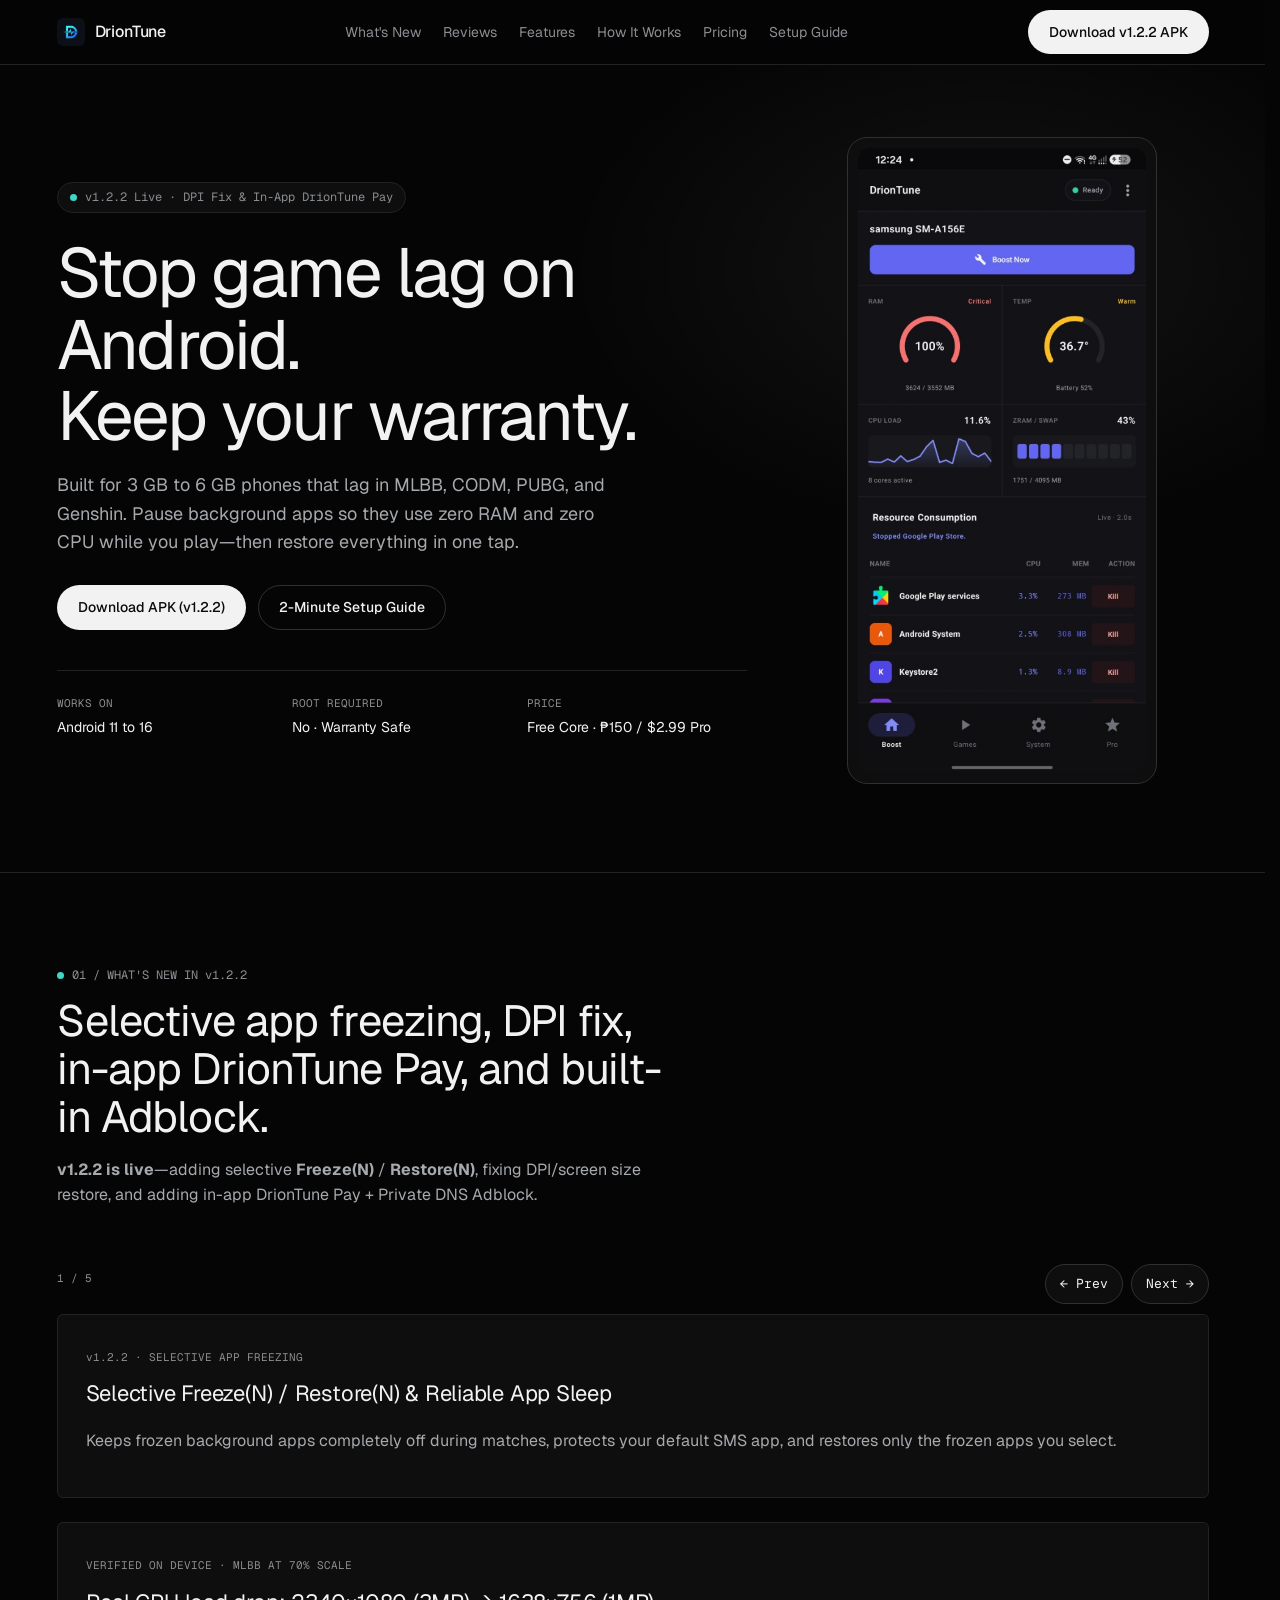
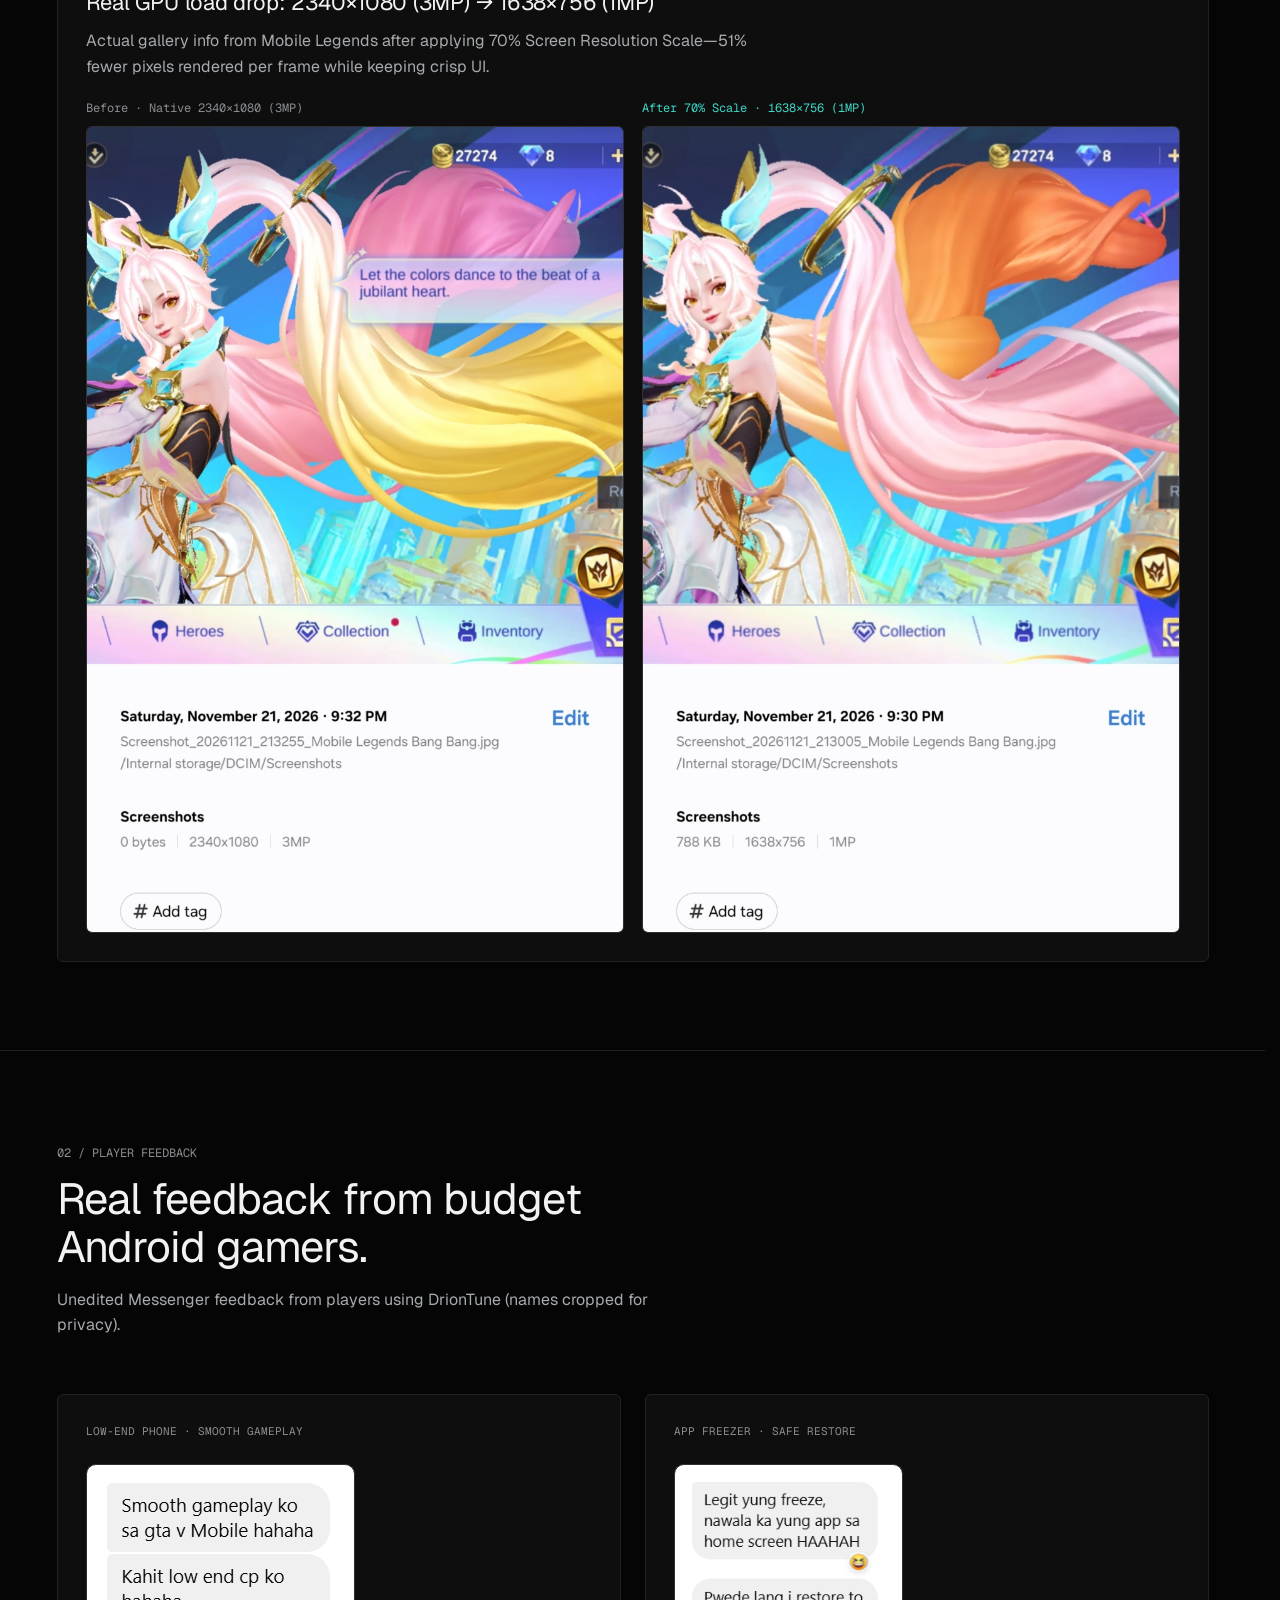
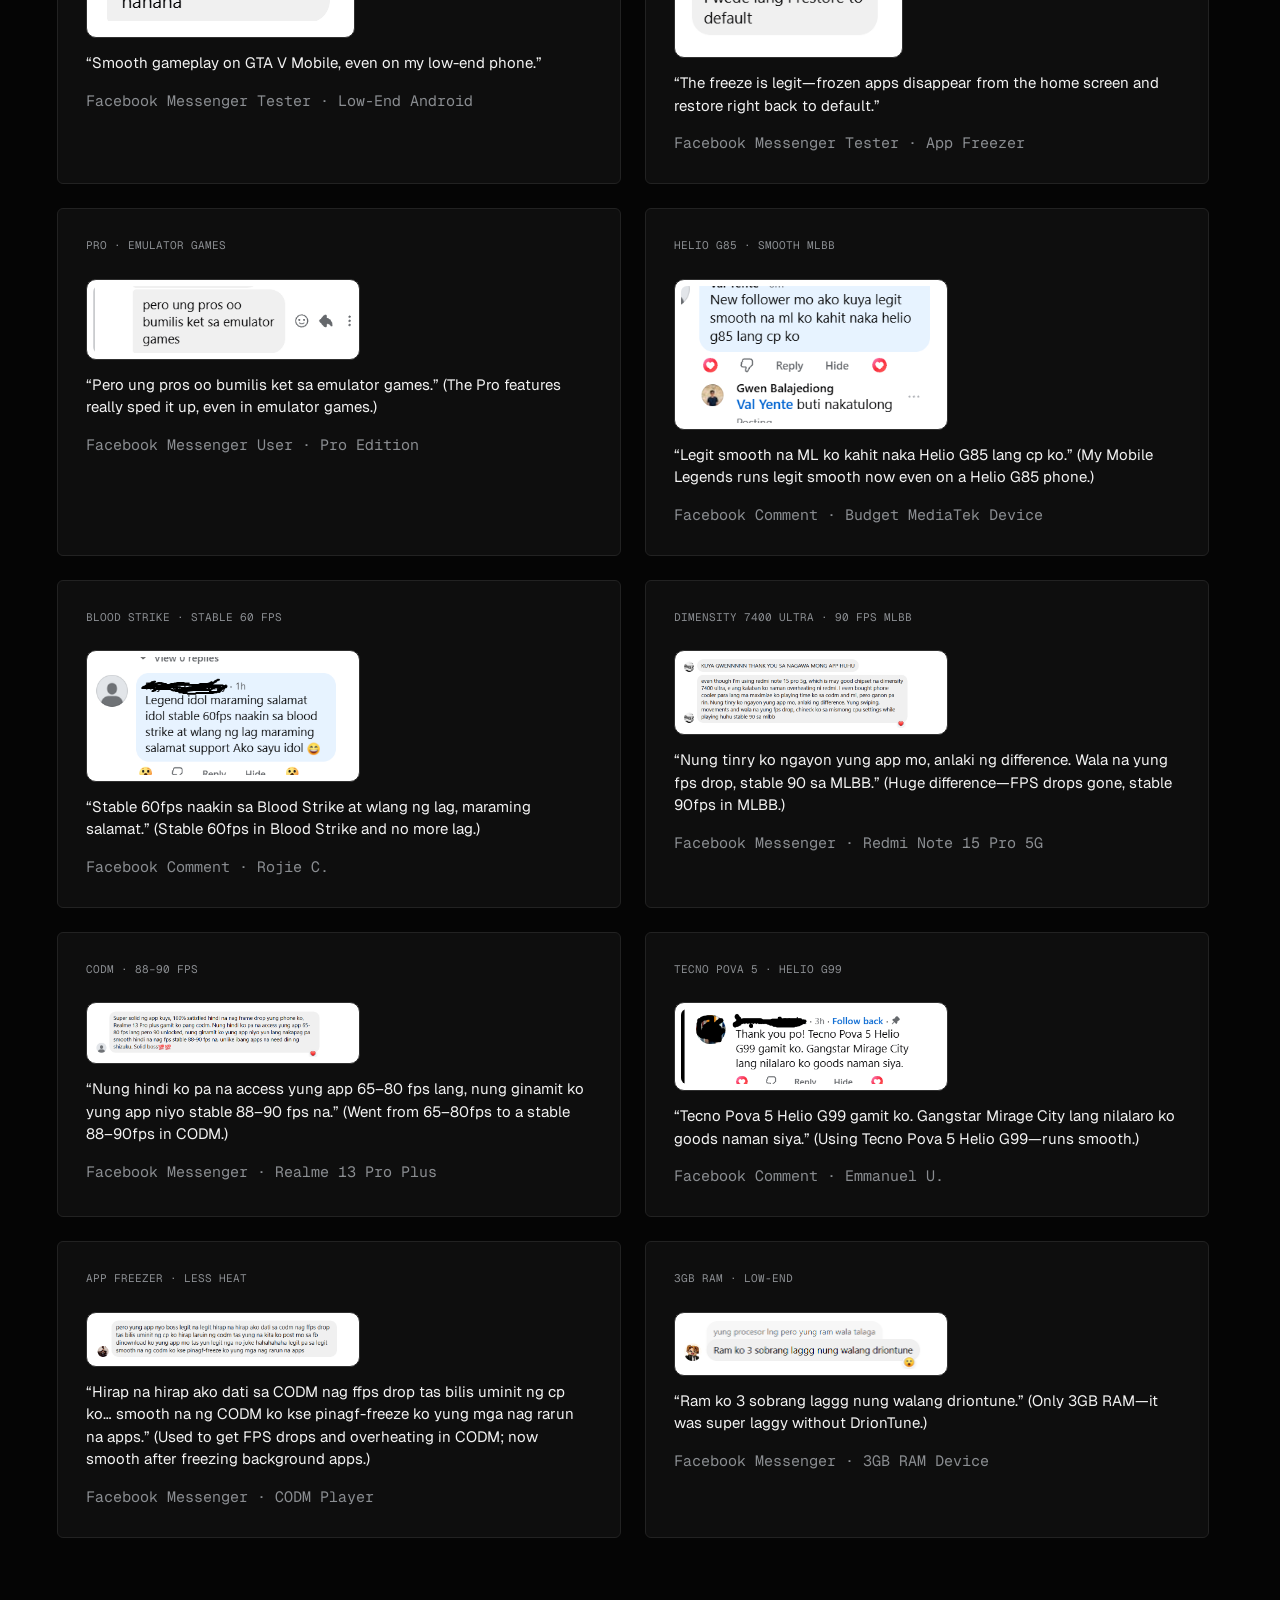
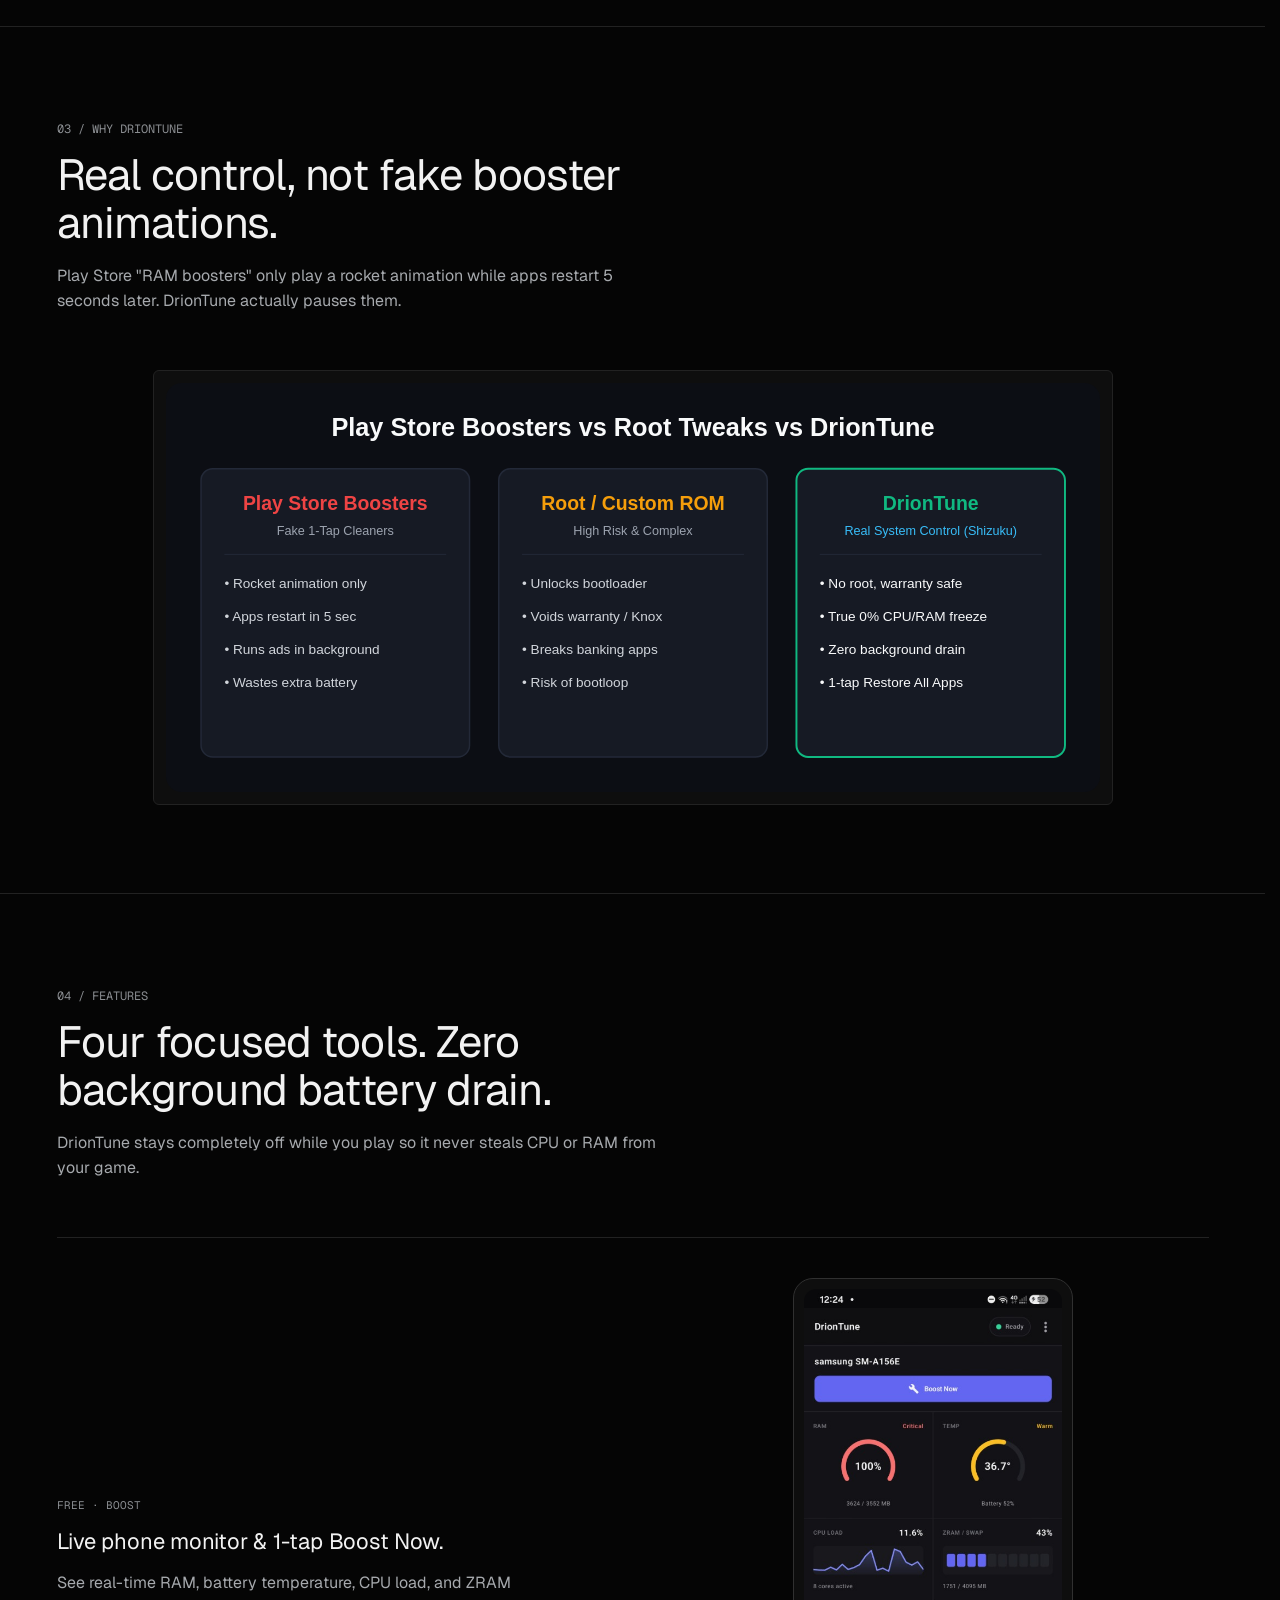
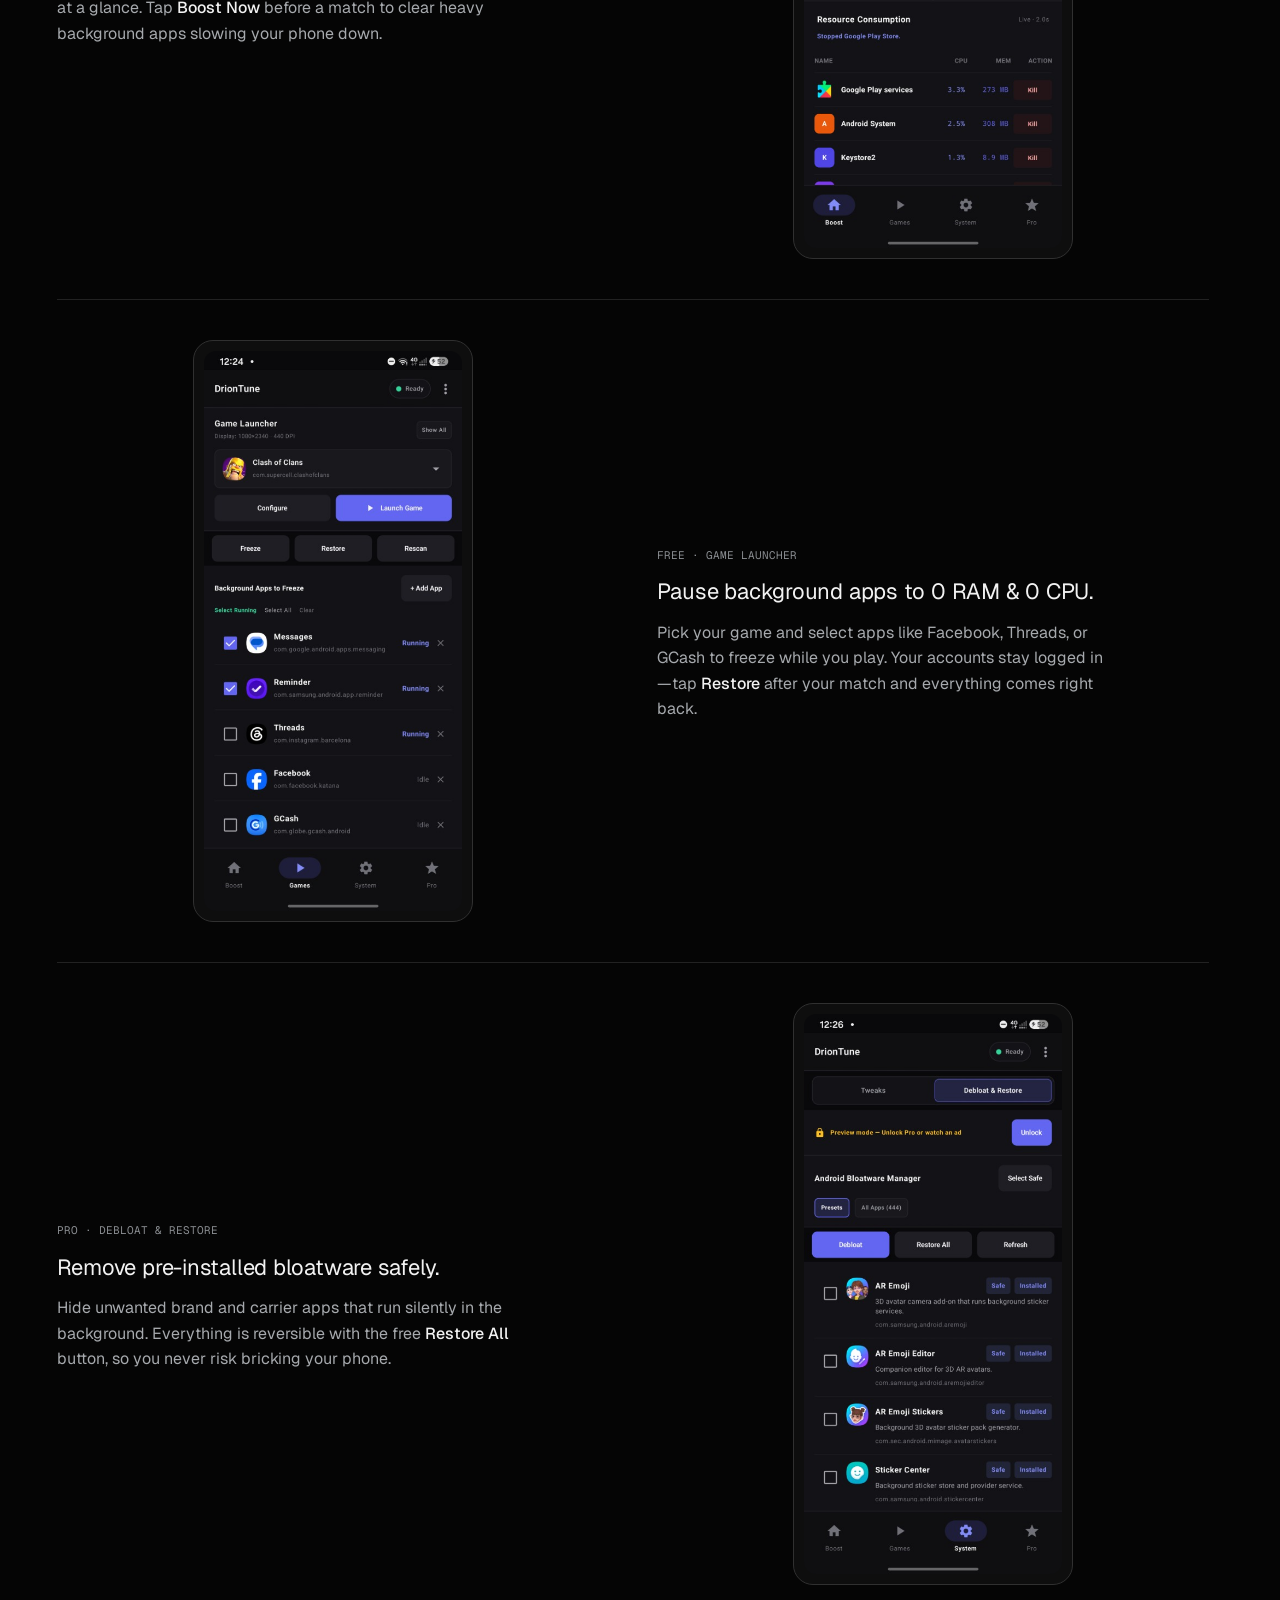
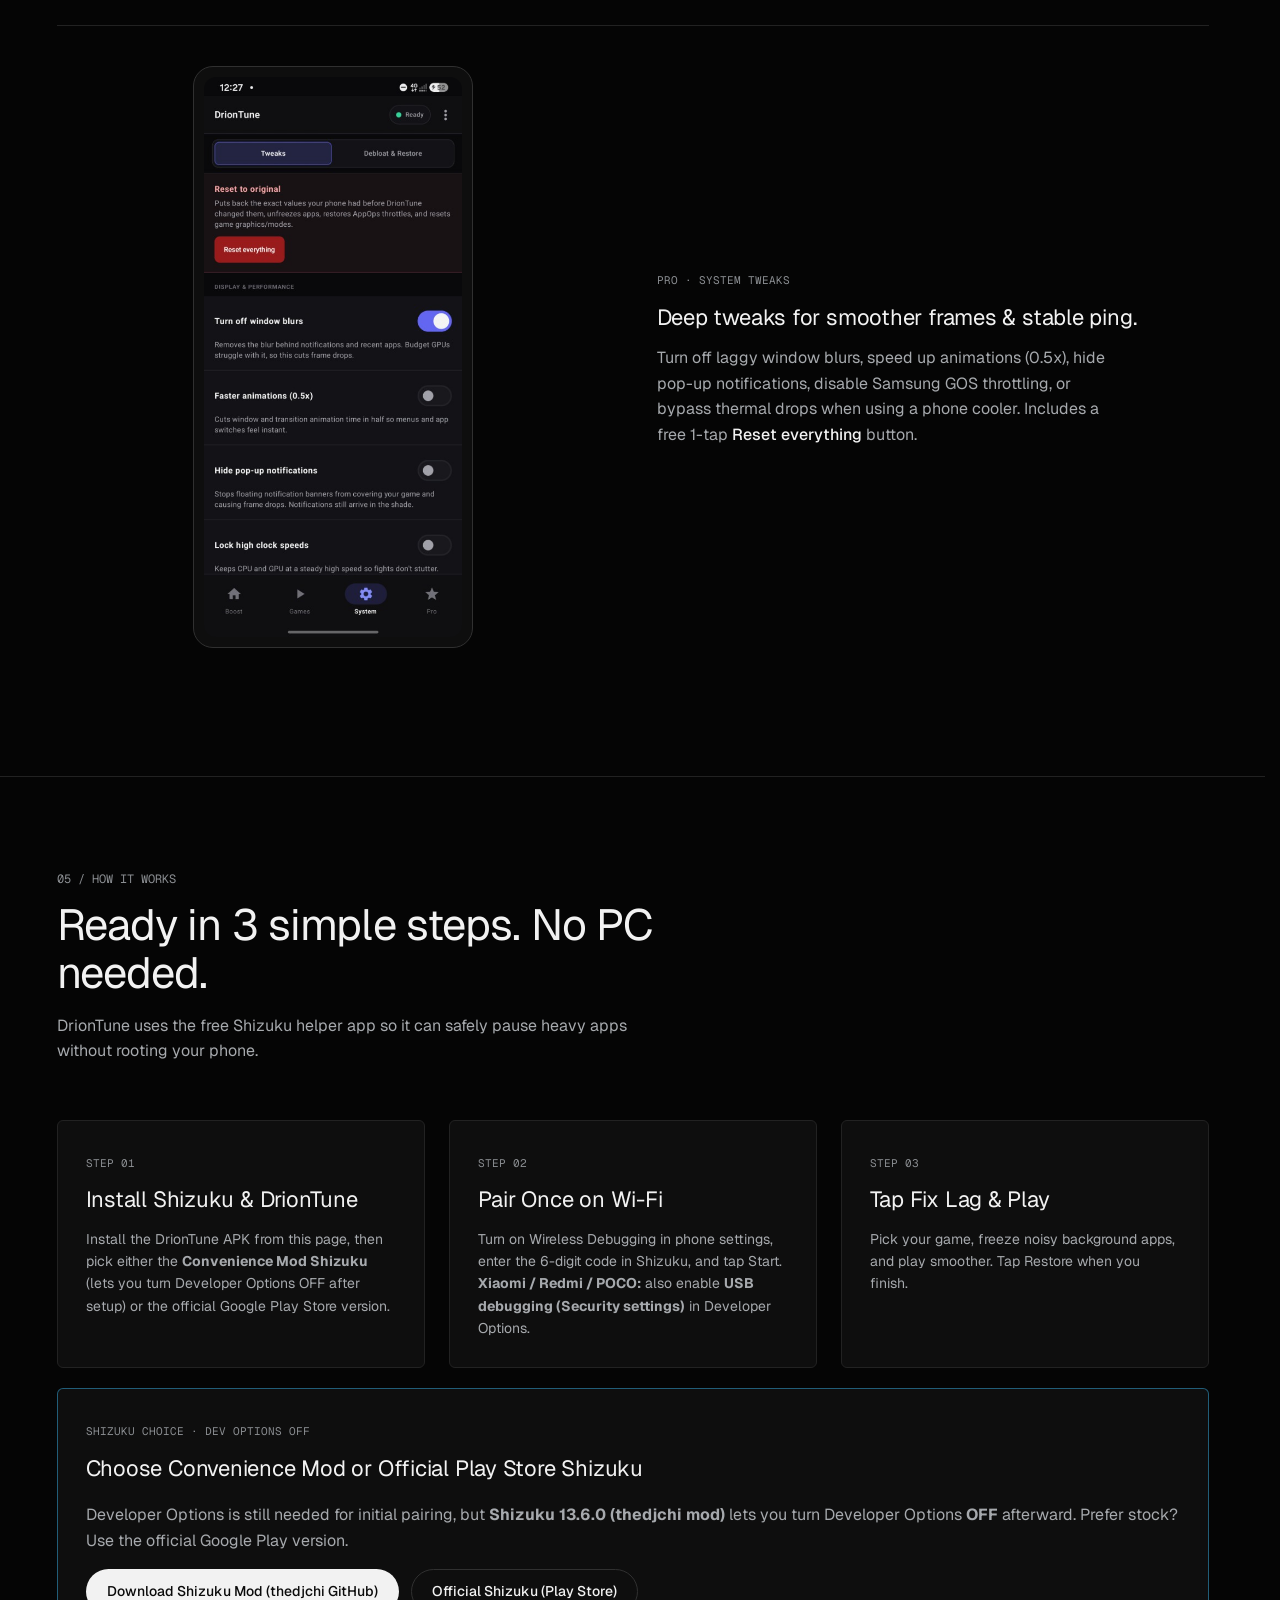
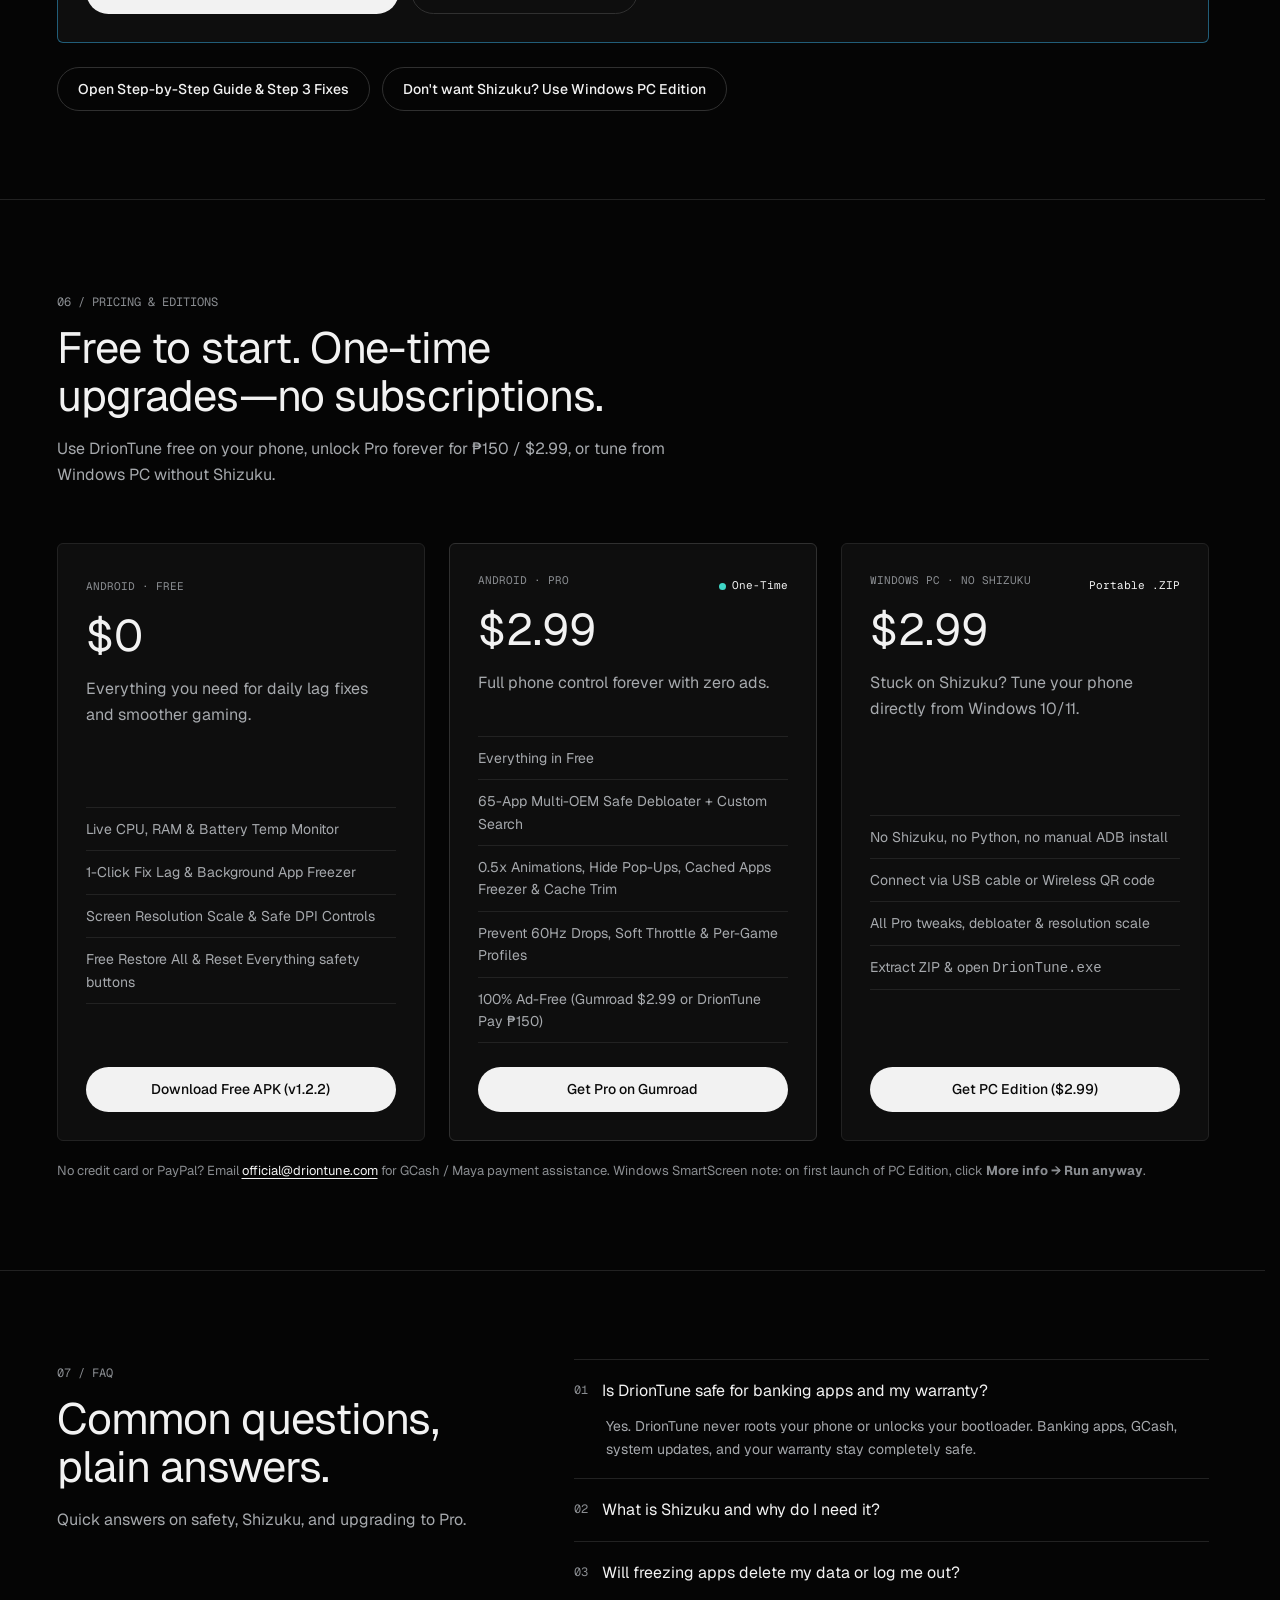
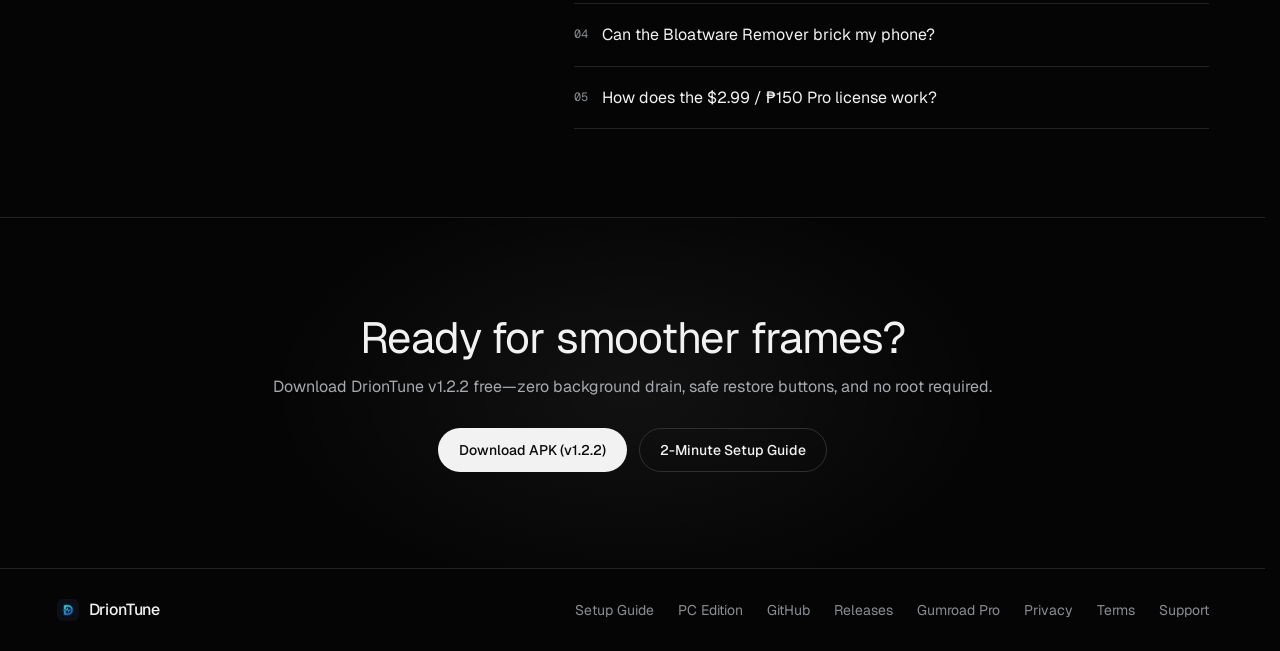
<file: docs/index.html>
﻿<!doctype html>
<html lang="en">
<head>
  <meta charset="utf-8" />
  <meta name="viewport" content="width=device-width, initial-scale=1" />
  <title>DrionTune — Stop Game Lag on Android Without Root</title>
  <meta name="description" content="Stop lag, stuttering, and background battery drain in MLBB, CODM, PUBG, and Genshin on Android 11–16. Pause background apps, remove bloatware, and boost FPS without root." />
  <meta name="robots" content="index, follow, max-image-preview:large, max-snippet:-1" />
  <meta name="appbuildersph-verification" content="9spze9i30upgais4jgy0nlxdtaiqwlvo" />
  <link rel="canonical" href="https://driontune.com/" />
  <link rel="icon" href="https://driontune.com/assets/icon.png" type="image/png" sizes="192x192" />
  <link rel="apple-touch-icon" href="https://driontune.com/assets/icon.png" />

  <!-- Open Graph / Social Preview -->
  <meta property="og:type" content="website" />
  <meta property="og:site_name" content="DrionTune" />
  <meta property="og:title" content="DrionTune — Stop Game Lag on Android (No Root)" />
  <meta property="og:description" content="Pause background apps to 0 RAM & 0 CPU, remove bloatware safely, and boost gaming FPS on Android 11–16 without rooting your phone." />
  <meta property="og:url" content="https://driontune.com/" />
  <meta property="og:image" content="https://driontune.com/assets/dashboard.jpg" />

  <!-- Twitter / X Card -->
  <meta name="twitter:card" content="summary_large_image" />
  <meta name="twitter:title" content="DrionTune — Stop Game Lag on Android (No Root)" />
  <meta name="twitter:description" content="Pause background apps, remove bloatware safely, and boost gaming FPS on Android without root." />
  <meta name="twitter:image" content="https://driontune.com/assets/dashboard.jpg" />

  <link rel="preconnect" href="https://fonts.googleapis.com" />
  <link rel="preconnect" href="https://fonts.gstatic.com" crossorigin />
  <link href="https://fonts.googleapis.com/css2?family=Geist+Mono:wght@400;500&family=Geist:wght@400;500;600&display=swap" rel="stylesheet" />
  <link rel="stylesheet" href="styles.css" />

  <!-- Structured Data (SEO / AEO / GEO) -->
  <script type="application/ld+json">
  {
    "@context": "https://schema.org",
    "@graph": [
      {
        "@type": "WebSite",
        "name": "DrionTune",
        "alternateName": "DrionTune Android",
        "url": "https://driontune.com/"
      },
      {
        "@type": "SoftwareApplication",
        "name": "DrionTune",
        "alternateName": "DrionTune Android Performance Suite",
        "url": "https://driontune.com/",
        "downloadUrl": "https://github.com/gwenz2/DrionTune/releases/latest/download/DrionTune-v1.2.2.apk",
        "applicationCategory": "UtilitiesApplication",
        "operatingSystem": "Android 11+, Windows 10/11 (PC Edition)",
        "softwareVersion": "1.2.2",
        "description": "No-root Android performance and gaming booster powered by Shizuku. Freezes background apps to 0% CPU and 0 MB RAM, scales screen resolution up to 75% lower GPU load, removes bloatware safely, and monitors live CPU, RAM, ZRAM, and battery thermals.",
        "featureList": [
          "Live CPU, RAM, ZRAM, and battery thermal dashboard",
          "1-Click Fix Lag background process cleaner",
          "Game Launcher with true 0% CPU / 0 MB RAM background app freezer",
          "Screen Resolution Scale (90%, 80%, 70%, 50% Extreme) with 15s auto-revert",
          "Direct Shizuku shell connection fixing Step 3 on Realme, Redmi, POCO, Tecno, Infinix, and MediaTek devices",
          "Auto-detected Android games in Game Launcher with + Add missing game option",
          "FPS cap/frame pacing, ART shader pre-compile, and zero-RAM Restore notification",
          "Safe System Debloater with All Apps search (reversible without root)",
          "Pro tweaks: Prevent 60Hz display drops (on 90/120Hz panels), Soft background throttle (AppOps), Per-Game Auto Profiles, Samsung GOS disable, RAM Plus tuning, thermal override",
          "Windows PC Edition with bundled ADB (no Shizuku needed)"
        ],
        "offers": [
          {
            "@type": "Offer",
            "name": "DrionTune Android Free",
            "price": "0",
            "priceCurrency": "USD"
          },
          {
            "@type": "Offer",
            "name": "DrionTune Android Pro (One-Time)",
            "price": "2.99",
            "priceCurrency": "USD",
            "url": "https://gwennydev.gumroad.com/l/driontune-pro"
          },
          {
            "@type": "Offer",
            "name": "DrionTune Windows PC Edition (One-Time)",
            "price": "2.99",
            "priceCurrency": "USD",
            "url": "https://gwennydev.gumroad.com/l/driontunepc"
          }
        ],
        "author": {
          "@type": "Person",
          "name": "Gwen",
          "url": "https://github.com/gwenz2"
        }
      },
      {
        "@type": "FAQPage",
        "mainEntity": [
          {
            "@type": "Question",
            "name": "Does DrionTune require root or void my phone warranty?",
            "acceptedAnswer": {
              "@type": "Answer",
              "text": "No. DrionTune does not root your phone or unlock your bootloader. Banking apps, GCash, system updates, and your warranty stay completely safe."
            }
          },
          {
            "@type": "Question",
            "name": "What is Shizuku and why do I need it?",
            "acceptedAnswer": {
              "@type": "Answer",
              "text": "Android blocks regular apps from pausing other apps or tuning system performance. Shizuku is a free, trusted helper app that gives DrionTune temporary permission without root. Setup takes under 2 minutes, or you can use DrionTune PC Edition via USB without Shizuku."
            }
          },
          {
            "@type": "Question",
            "name": "Can the Bloatware Remover break my phone?",
            "acceptedAnswer": {
              "@type": "Answer",
              "text": "No. DrionTune only hides bloatware for your user profile without touching core Android system files, and any removed app can be restored in one tap."
            }
          },
          {
            "@type": "Question",
            "name": "Will I lose my logins or data when I freeze apps?",
            "acceptedAnswer": {
              "@type": "Answer",
              "text": "No. Freezing only pauses apps while you play so they stop eating RAM and CPU. Tap Restore All Apps after gaming and your apps, accounts, and notifications return right away."
            }
          },
          {
            "@type": "Question",
            "name": "How does the $2.99 / ₱150 Pro license work?",
            "acceptedAnswer": {
              "@type": "Answer",
              "text": "Pay $2.99 once on Gumroad or ₱150 via DrionTune Pay (GCash, Maya, GoTyme) to get a license key. Paste the key inside DrionTune to permanently unlock Bloatware Remover, System Tweaks, and ad-free mode."
            }
          }
        ]
      }
    ]
  }
  </script>
</head>
<body>
  <header class="nav-wrap">
    <div class="container nav">
      <a href="#top" class="brand">
        <img src="assets/icon.png" alt="DrionTune icon" width="28" height="28" />
        <span>DrionTune</span>
      </a>
      <nav class="nav-links" aria-label="Primary">
        <a href="#whats-new">What's New</a>
        <a href="#feedback">Reviews</a>
        <a href="#features">Features</a>
        <a href="#how-it-works">How It Works</a>
        <a href="#pricing">Pricing</a>
        <a href="guide.html">Setup Guide</a>
      </nav>
      <a class="btn btn-primary" href="https://github.com/gwenz2/DrionTune/releases/latest/download/DrionTune-v1.2.2.apk">Download v1.2.2 APK</a>
    </div>
  </header>

  <main id="top">
    <!-- Hero -->
    <section class="hero">
      <div class="container hero-grid">
        <div class="hero-copy">
          <div class="status-pill">
            <span class="live-dot" aria-hidden="true"></span>
            <span>v1.2.2 Live · DPI Fix &amp; In-App DrionTune Pay</span>
          </div>
          <h1>Stop game lag on Android.<br />Keep your warranty.</h1>
          <p class="lead">
            Built for 3 GB to 6 GB phones that lag in MLBB, CODM, PUBG, and Genshin. Pause background apps so they use
            zero RAM and zero CPU while you play—then restore everything in one tap.
          </p>
          <div class="actions">
            <a class="btn btn-primary" href="https://github.com/gwenz2/DrionTune/releases/latest/download/DrionTune-v1.2.2.apk">
              Download APK (v1.2.2)
            </a>
            <a class="btn btn-secondary" href="guide.html">
              2-Minute Setup Guide
            </a>
          </div>
          <dl class="facts-row">
            <div>
              <dt>Works On</dt>
              <dd>Android 11 to 16</dd>
            </div>
            <div>
              <dt>Root Required</dt>
              <dd>No · Warranty Safe</dd>
            </div>
            <div>
              <dt>Price</dt>
              <dd>Free Core · ₱150 / $2.99 Pro</dd>
            </div>
          </dl>
        </div>
        <div class="hero-media">
          <div class="device-frame">
            <img src="assets/dashboard.jpg" alt="DrionTune Dashboard showing live CPU, RAM, battery temperature, and 1-Click Fix Lag button" width="310" height="660" />
          </div>
        </div>
      </div>
    </section>

    <!-- 01 / What's New: v1.2.2 -->
    <section id="whats-new" class="section">
      <div class="container">
        <div class="section-head">
          <span class="eyebrow"><span class="live-dot" style="margin-right: 8px;" aria-hidden="true"></span>01 / WHAT'S NEW IN v1.2.2</span>
          <h2>Selective app freezing, DPI fix, in-app DrionTune Pay, and built-in Adblock.</h2>
          <p><strong>v1.2.2 is live</strong>—adding selective <strong>Freeze(N)</strong> / <strong>Restore(N)</strong>, fixing DPI/screen size restore, and adding in-app DrionTune Pay + Private DNS Adblock.</p>
        </div>
        <div class="card-deck" data-card-deck>
          <div class="card-deck-bar">
            <span class="mono-tag" data-deck-counter>1 / 5</span>
            <div class="card-deck-nav">
              <button type="button" class="deck-btn" data-deck-prev aria-label="Previous update">← Prev</button>
              <button type="button" class="deck-btn" data-deck-next aria-label="Next update">Next →</button>
            </div>
          </div>
          <article class="panel-card deck-card is-active">
            <span class="mono-tag">v1.2.2 · SELECTIVE APP FREEZING</span>
            <h3>Selective Freeze(N) / Restore(N) &amp; Reliable App Sleep</h3>
            <p>Keeps frozen background apps completely off during matches, protects your default SMS app, and restores only the frozen apps you select.</p>
          </article>
          <article class="panel-card deck-card">
            <span class="mono-tag">v1.2.2 · DPI &amp; SCREEN SIZE FIX</span>
            <h3>Clean DPI &amp; Screen Size Restore</h3>
            <p>Fixes stuck zoom and screen size issues on affected devices, auto-reverts unsafe sizes in 15s, and keeps 1-tap <strong>Restore Factory</strong>.</p>
          </article>
          <article class="panel-card deck-card">
            <span class="mono-tag">v1.2.2 · IN-APP DRIONTUNE PAY (₱150)</span>
            <h3>Pay Locally via GCash, Maya, or GoTyme</h3>
            <p>Submit your InstaPay receipt directly inside the Pro tab, chat 1-on-1 for verification, and get a reusable <code>DT-XXXX-XXXX</code> restore code.</p>
          </article>
          <article class="panel-card deck-card">
            <span class="mono-tag">v1.2.2 PRO · PRIVATE DNS ADBLOCK</span>
            <h3>System-Wide Adblock &amp; Custom DNS</h3>
            <p>New <strong>Adblock</strong> sub-tab under System with AdGuard DNS, Cloudflare <code>1.1.1.1</code>, Google DNS, and custom hostname support.</p>
          </article>
          <article class="panel-card deck-card">
            <span class="mono-tag">v1.2.0 / v1.2.1 · CORE &amp; SAFETY</span>
            <h3>Free Safe Buttons + 65 OEM Debloat Presets</h3>
            <p>Restore All, Restore Anything, and Reset Everything stay 100% free—with 65 safe OEM presets, cold-start Shizuku protection, and reliable offline Ad/Updater handling.</p>
          </article>
        </div>
        <script>
          (function () {
            var deck = document.querySelector('[data-card-deck]');
            if (!deck) return;
            var cards = deck.querySelectorAll('.deck-card');
            var counter = deck.querySelector('[data-deck-counter]');
            var i = 0;
            function show(n) {
              cards[i].classList.remove('is-active');
              i = (n + cards.length) % cards.length;
              cards[i].classList.add('is-active');
              if (counter) counter.textContent = (i + 1) + ' / ' + cards.length;
            }
            deck.querySelector('[data-deck-prev]').addEventListener('click', function () { show(i - 1); });
            deck.querySelector('[data-deck-next]').addEventListener('click', function () { show(i + 1); });
          })();
        </script>

        <div class="res-proof panel-card">
          <div class="res-proof-head">
            <span class="mono-tag">VERIFIED ON DEVICE · MLBB AT 70% SCALE</span>
            <h3>Real GPU load drop: 2340×1080 (3MP) → 1638×756 (1MP)</h3>
            <p>Actual gallery info from Mobile Legends after applying 70% Screen Resolution Scale—51% fewer pixels rendered per frame while keeping crisp UI.</p>
          </div>
          <div class="res-proof-grid">
            <figure class="res-proof-item">
              <figcaption>Before · Native 2340×1080 (3MP)</figcaption>
              <img src="assets/native.jpg" alt="Mobile Legends native resolution 2340x1080 3MP" loading="lazy" />
            </figure>
            <figure class="res-proof-item">
              <figcaption class="accent">After 70% Scale · 1638×756 (1MP)</figcaption>
              <img src="assets/scaled.jpg" alt="Mobile Legends scaled resolution 1638x756 1MP" loading="lazy" />
            </figure>
          </div>
        </div>
      </div>
    </section>

    <!-- 02 / Real Player Feedback -->
    <section id="feedback" class="section">
      <div class="container">
        <div class="section-head">
          <span class="eyebrow">02 / PLAYER FEEDBACK</span>
          <h2>Real feedback from budget Android gamers.</h2>
          <p>Unedited Messenger feedback from players using DrionTune (names cropped for privacy).</p>
        </div>
        <div class="grid-2x2">
          <article class="panel-card proof-card">
            <span class="mono-tag">LOW-END PHONE · SMOOTH GAMEPLAY</span>
            <div class="proof-shot">
              <img src="assets/proof-lowend.png" alt="Player Messenger feedback: Smooth gameplay on low-end phone" width="255" height="160" loading="lazy" />
            </div>
            <p class="proof-quote">“Smooth gameplay on GTA V Mobile, even on my low-end phone.”</p>
            <p class="proof-meta">Facebook Messenger Tester · Low-End Android</p>
          </article>
          <article class="panel-card proof-card">
            <span class="mono-tag">APP FREEZER · SAFE RESTORE</span>
            <div class="proof-shot">
              <img src="assets/proof-freeze.png" alt="Player Messenger feedback: Legit freeze, easy restore to default" width="258" height="216" loading="lazy" />
            </div>
            <p class="proof-quote">“The freeze is legit—frozen apps disappear from the home screen and restore right back to default.”</p>
            <p class="proof-meta">Facebook Messenger Tester · App Freezer</p>
          </article>
          <article class="panel-card proof-card">
            <span class="mono-tag">PRO · EMULATOR GAMES</span>
            <div class="proof-shot">
              <img src="assets/proof-emulator.png" alt="Player feedback: Pro features sped up even emulator games" width="260" height="72" loading="lazy" />
            </div>
            <p class="proof-quote">“Pero ung pros oo bumilis ket sa emulator games.” <span style="color: var(--dp-color-muted);">(The Pro features really sped it up, even in emulator games.)</span></p>
            <p class="proof-meta">Facebook Messenger User · Pro Edition</p>
          </article>
          <article class="panel-card proof-card">
            <span class="mono-tag">HELIO G85 · SMOOTH MLBB</span>
            <div class="proof-shot">
              <img src="assets/proof-heliog85.png" alt="Player comment: Legit smooth Mobile Legends even on Helio G85 phone" width="260" height="136" loading="lazy" />
            </div>
            <p class="proof-quote">“Legit smooth na ML ko kahit naka Helio G85 lang cp ko.” <span style="color: var(--dp-color-muted);">(My Mobile Legends runs legit smooth now even on a Helio G85 phone.)</span></p>
            <p class="proof-meta">Facebook Comment · Budget MediaTek Device</p>
          </article>
          <article class="panel-card proof-card">
            <span class="mono-tag">BLOOD STRIKE · STABLE 60 FPS</span>
            <div class="proof-shot">
              <img src="assets/proof-bloodstrike.png" alt="Player comment: Stable 60fps in Blood Strike and no more lag" loading="lazy" />
            </div>
            <p class="proof-quote">“Stable 60fps naakin sa Blood Strike at wlang ng lag, maraming salamat.” <span style="color: var(--dp-color-muted);">(Stable 60fps in Blood Strike and no more lag.)</span></p>
            <p class="proof-meta">Facebook Comment · Rojie C.</p>
          </article>
          <article class="panel-card proof-card">
            <span class="mono-tag">DIMENSITY 7400 ULTRA · 90 FPS MLBB</span>
            <div class="proof-shot">
              <img src="assets/proof-redmi.png" alt="Player Messenger feedback: Stable 90fps in MLBB on Redmi Note 15 Pro 5G" loading="lazy" />
            </div>
            <p class="proof-quote">“Nung tinry ko ngayon yung app mo, anlaki ng difference. Wala na yung fps drop, stable 90 sa MLBB.” <span style="color: var(--dp-color-muted);">(Huge difference—FPS drops gone, stable 90fps in MLBB.)</span></p>
            <p class="proof-meta">Facebook Messenger · Redmi Note 15 Pro 5G</p>
          </article>
          <article class="panel-card proof-card">
            <span class="mono-tag">CODM · 88–90 FPS</span>
            <div class="proof-shot">
              <img src="assets/proof-realme.png" alt="Player Messenger feedback: 88-90fps in CODM on Realme 13 Pro Plus" loading="lazy" />
            </div>
            <p class="proof-quote">“Nung hindi ko pa na access yung app 65–80 fps lang, nung ginamit ko yung app niyo stable 88–90 fps na.” <span style="color: var(--dp-color-muted);">(Went from 65–80fps to a stable 88–90fps in CODM.)</span></p>
            <p class="proof-meta">Facebook Messenger · Realme 13 Pro Plus</p>
          </article>
          <article class="panel-card proof-card">
            <span class="mono-tag">TECNO POVA 5 · HELIO G99</span>
            <div class="proof-shot">
              <img src="assets/proof-pova5.png" alt="Player comment: Smooth gameplay on Tecno Pova 5 Helio G99" loading="lazy" />
            </div>
            <p class="proof-quote">“Tecno Pova 5 Helio G99 gamit ko. Gangstar Mirage City lang nilalaro ko goods naman siya.” <span style="color: var(--dp-color-muted);">(Using Tecno Pova 5 Helio G99—runs smooth.)</span></p>
            <p class="proof-meta">Facebook Comment · Emmanuel U.</p>
          </article>
          <article class="panel-card proof-card">
            <span class="mono-tag">APP FREEZER · LESS HEAT</span>
            <div class="proof-shot">
              <img src="assets/proof-codm-freeze.png" alt="Player Messenger feedback: Smooth CODM and less heat after freezing background apps" loading="lazy" />
            </div>
            <p class="proof-quote">“Hirap na hirap ako dati sa CODM nag ffps drop tas bilis uminit ng cp ko… smooth na ng CODM ko kse pinagf-freeze ko yung mga nag rarun na apps.” <span style="color: var(--dp-color-muted);">(Used to get FPS drops and overheating in CODM; now smooth after freezing background apps.)</span></p>
            <p class="proof-meta">Facebook Messenger · CODM Player</p>
          </article>
          <article class="panel-card proof-card">
            <span class="mono-tag">3GB RAM · LOW-END</span>
            <div class="proof-shot">
              <img src="assets/proof-3gbram.png" alt="Player Messenger feedback: 3GB RAM device lag fixed with DrionTune" loading="lazy" />
            </div>
            <p class="proof-quote">“Ram ko 3 sobrang laggg nung walang driontune.” <span style="color: var(--dp-color-muted);">(Only 3GB RAM—it was super laggy without DrionTune.)</span></p>
            <p class="proof-meta">Facebook Messenger · 3GB RAM Device</p>
          </article>
        </div>
      </div>
    </section>

    <!-- 03 / Why DrionTune (Comparison) -->
    <section id="comparison" class="section">
      <div class="container">
        <div class="section-head">
          <span class="eyebrow">03 / WHY DRIONTUNE</span>
          <h2>Real control, not fake booster animations.</h2>
          <p>Play Store "RAM boosters" only play a rocket animation while apps restart 5 seconds later. DrionTune actually pauses them.</p>
        </div>
        <div class="comparison-frame">
          <img src="assets/comparison.svg" alt="Comparison chart: Play Store Boosters vs Root Tweaks vs DrionTune" width="960" height="420" loading="lazy" />
        </div>
      </div>
    </section>

    <!-- 04 / Features (What It Does) -->
    <section id="features" class="section">
      <div class="container">
        <div class="section-head">
          <span class="eyebrow">04 / FEATURES</span>
          <h2>Four focused tools. Zero background battery drain.</h2>
          <p>DrionTune stays completely off while you play so it never steals CPU or RAM from your game.</p>
        </div>

        <div class="feature-row">
          <div class="feature-text">
            <span class="mono-tag">FREE · BOOST</span>
            <h3>Live phone monitor &amp; 1-tap Boost Now.</h3>
            <p>
              See real-time RAM, battery temperature, CPU load, and ZRAM at a glance. Tap <strong>Boost Now</strong>
              before a match to clear heavy background apps slowing your phone down.
            </p>
          </div>
          <div class="feature-visual">
            <div class="device-frame compact">
              <img src="assets/dashboard.jpg" alt="DrionTune Boost screen showing live RAM, temp, CPU load, ZRAM gauges, and Boost Now button" loading="lazy" />
            </div>
          </div>
        </div>

        <div class="feature-row reverse">
          <div class="feature-text">
            <span class="mono-tag">FREE · GAME LAUNCHER</span>
            <h3>Pause background apps to 0 RAM &amp; 0 CPU.</h3>
            <p>
              Pick your game and select apps like Facebook, Threads, or GCash to freeze while you play. Your accounts
              stay logged in—tap <strong>Restore</strong> after your match and everything comes right back.
            </p>
          </div>
          <div class="feature-visual">
            <div class="device-frame compact">
              <img src="assets/launcher1.jpg" alt="DrionTune Game Launcher with live Display DPI readout and background app freezer" loading="lazy" />
            </div>
          </div>
        </div>

        <div class="feature-row">
          <div class="feature-text">
            <span class="mono-tag">PRO · DEBLOAT &amp; RESTORE</span>
            <h3>Remove pre-installed bloatware safely.</h3>
            <p>
              Hide unwanted brand and carrier apps that run silently in the background. Everything is reversible with the
              free <strong>Restore All</strong> button, so you never risk bricking your phone.
            </p>
          </div>
          <div class="feature-visual">
            <div class="device-frame compact">
              <img src="assets/debloat.jpg" alt="DrionTune Android Bloatware Manager with Safe tags and free Restore All button" loading="lazy" />
            </div>
          </div>
        </div>

        <div class="feature-row reverse">
          <div class="feature-text">
            <span class="mono-tag">PRO · SYSTEM TWEAKS</span>
            <h3>Deep tweaks for smoother frames &amp; stable ping.</h3>
            <p>
              Turn off laggy window blurs, speed up animations (0.5x), hide pop-up notifications, disable Samsung GOS
              throttling, or bypass thermal drops when using a phone cooler. Includes a free 1-tap
              <strong>Reset everything</strong> button.
            </p>
          </div>
          <div class="feature-visual">
            <div class="device-frame compact">
              <img src="assets/tweaks.jpg" alt="DrionTune System Tweaks with Reset everything and 0.5x animations" loading="lazy" />
            </div>
          </div>
        </div>
      </div>
    </section>

    <!-- 05 / How It Works (Non-Dev Friendly) -->
    <section id="how-it-works" class="section">
      <div class="container">
        <div class="section-head">
          <span class="eyebrow">05 / HOW IT WORKS</span>
          <h2>Ready in 3 simple steps. No PC needed.</h2>
          <p>DrionTune uses the free Shizuku helper app so it can safely pause heavy apps without rooting your phone.</p>
        </div>
        <div class="steps-3">
          <article class="panel-card">
            <span class="mono-tag">STEP 01</span>
            <h3>Install Shizuku &amp; DrionTune</h3>
            <p>Install the DrionTune APK from this page, then pick either the <strong>Convenience Mod Shizuku</strong> (lets you turn Developer Options OFF after setup) or the official Google Play Store version.</p>
          </article>
          <article class="panel-card">
            <span class="mono-tag">STEP 02</span>
            <h3>Pair Once on Wi-Fi</h3>
            <p>Turn on Wireless Debugging in phone settings, enter the 6-digit code in Shizuku, and tap Start. <strong>Xiaomi / Redmi / POCO:</strong> also enable <strong>USB debugging (Security settings)</strong> in Developer Options.</p>
          </article>
          <article class="panel-card">
            <span class="mono-tag">STEP 03</span>
            <h3>Tap Fix Lag &amp; Play</h3>
            <p>Pick your game, freeze noisy background apps, and play smoother. Tap Restore when you finish.</p>
          </article>
        </div>
        <article class="panel-card" style="margin-top: 20px; border-color: rgba(56, 189, 248, 0.45);">
          <span class="mono-tag">SHIZUKU CHOICE · DEV OPTIONS OFF</span>
          <h3>Choose Convenience Mod or Official Play Store Shizuku</h3>
          <p>Developer Options is still needed for initial pairing, but <strong>Shizuku 13.6.0 (thedjchi mod)</strong> lets you turn Developer Options <strong>OFF</strong> afterward. Prefer stock? Use the official Google Play version.</p>
          <div class="actions" style="margin-top: 14px;">
            <a class="btn btn-primary" href="https://github.com/thedjchi/Shizuku/releases" target="_blank" rel="noopener">Download Shizuku Mod (thedjchi GitHub)</a>
            <a class="btn btn-secondary" href="https://play.google.com/store/apps/details?id=moe.shizuku.privileged.api" target="_blank" rel="noopener">Official Shizuku (Play Store)</a>
          </div>
        </article>
        <div class="actions" style="margin-top: 24px;">
          <a class="btn btn-secondary" href="guide.html">Open Step-by-Step Guide &amp; Step 3 Fixes</a>
          <a class="btn btn-secondary" href="#pc">Don't want Shizuku? Use Windows PC Edition</a>
        </div>
      </div>
    </section>

    <!-- 06 / Pricing & Editions (Android Free, Android Pro, Windows PC) -->
    <section id="pricing" class="section">
      <div class="container">
        <div class="section-head">
          <span class="eyebrow">06 / PRICING &amp; EDITIONS</span>
          <h2>Free to start. One-time upgrades—no subscriptions.</h2>
          <p>Use DrionTune free on your phone, unlock Pro forever for ₱150 / $2.99, or tune from Windows PC without Shizuku.</p>
        </div>
        <div class="pricing-grid-3">
          <div class="panel-card pricing-card">
            <div class="pricing-top">
              <span class="mono-tag">ANDROID · FREE</span>
              <div class="price">$0</div>
              <p>Everything you need for daily lag fixes and smoother gaming.</p>
            </div>
            <ul class="check-list">
              <li>Live CPU, RAM &amp; Battery Temp Monitor</li>
              <li>1-Click Fix Lag &amp; Background App Freezer</li>
              <li>Screen Resolution Scale &amp; Safe DPI Controls</li>
              <li>Free Restore All &amp; Reset Everything safety buttons</li>
            </ul>
            <a class="btn btn-primary full" href="https://github.com/gwenz2/DrionTune/releases/latest/download/DrionTune-v1.2.2.apk">Download Free APK (v1.2.2)</a>
          </div>

          <div class="panel-card pricing-card featured">
            <div class="pricing-top">
              <div class="pro-head">
                <span class="mono-tag">ANDROID · PRO</span>
                <span class="live-badge"><span class="live-dot"></span>One-Time</span>
              </div>
              <div class="price">$2.99</div>
              <p>Full phone control forever with zero ads.</p>
            </div>
            <ul class="check-list">
              <li>Everything in Free</li>
              <li>65-App Multi-OEM Safe Debloater + Custom Search</li>
              <li>0.5x Animations, Hide Pop-Ups, Cached Apps Freezer &amp; Cache Trim</li>
              <li>Prevent 60Hz Drops, Soft Throttle &amp; Per-Game Profiles</li>
              <li>100% Ad-Free (Gumroad $2.99 or DrionTune Pay ₱150)</li>
            </ul>
            <a class="btn btn-primary full" href="https://gwennydev.gumroad.com/l/driontune-pro" target="_blank" rel="noopener">Get Pro on Gumroad</a>
          </div>

          <div id="pc" class="panel-card pricing-card">
            <div class="pricing-top">
              <div class="pro-head">
                <span class="mono-tag">WINDOWS PC · NO SHIZUKU</span>
                <span class="live-badge">Portable .ZIP</span>
              </div>
              <div class="price">$2.99</div>
              <p>Stuck on Shizuku? Tune your phone directly from Windows 10/11.</p>
            </div>
            <ul class="check-list">
              <li>No Shizuku, no Python, no manual ADB install</li>
              <li>Connect via USB cable or Wireless QR code</li>
              <li>All Pro tweaks, debloater &amp; resolution scale</li>
              <li>Extract ZIP &amp; open <code>DrionTune.exe</code></li>
            </ul>
            <a class="btn btn-primary full" href="https://gwennydev.gumroad.com/l/driontunepc" target="_blank" rel="noopener">Get PC Edition ($2.99)</a>
          </div>
        </div>
        <p class="pricing-footnote">
          No credit card or PayPal? Email <a class="inline-link" href="mailto:official@driontune.com">official@driontune.com</a> for GCash / Maya payment assistance. Windows SmartScreen note: on first launch of PC Edition, click <strong>More info → Run anyway</strong>.
        </p>
      </div>
    </section>

    <!-- 07 / Simple FAQ -->
    <section id="faq" class="section">
      <div class="container faq-layout">
        <div class="faq-intro">
          <span class="eyebrow">07 / FAQ</span>
          <h2>Common questions, plain answers.</h2>
          <p>Quick answers on safety, Shizuku, and upgrading to Pro.</p>
        </div>
        <div class="faq-list">
          <details open>
            <summary><span class="faq-num">01</span>Is DrionTune safe for banking apps and my warranty?</summary>
            <p>Yes. DrionTune never roots your phone or unlocks your bootloader. Banking apps, GCash, system updates, and your warranty stay completely safe.</p>
          </details>
          <details>
            <summary><span class="faq-num">02</span>What is Shizuku and why do I need it?</summary>
            <p>Android blocks normal apps from pausing other apps or changing performance settings. Shizuku is a free helper app that gives DrionTune safe permission without root. <a class="inline-link" href="guide.html">Read the 2-minute Setup Guide &amp; Step 3 fixes</a>, or use <a class="inline-link" href="#pc">DrionTune PC Edition</a> without Shizuku.</p>
          </details>
          <details>
            <summary><span class="faq-num">03</span>Will freezing apps delete my data or log me out?</summary>
            <p>No. Freezing only pauses apps while you game so they stop using RAM and CPU. Tap <strong>Restore All Apps</strong> afterward and your apps, logins, and notifications come right back.</p>
          </details>
          <details>
            <summary><span class="faq-num">04</span>Can the Bloatware Remover brick my phone?</summary>
            <p>No. Core Android system apps are protected, and bloatware is only hidden for your user profile—you can restore any app in one tap.</p>
          </details>
          <details>
            <summary><span class="faq-num">05</span>How does the $2.99 / ₱150 Pro license work?</summary>
            <p>Pay once on Gumroad ($2.99) or via DrionTune Pay in-app (₱150 GCash, Maya, or GoTyme) to receive a license key. Paste it inside DrionTune's Pro dialog to permanently unlock Bloatware Remover, Tweaks, and ad-free mode—no monthly fee.</p>
          </details>
        </div>
      </div>
    </section>

    <!-- Closing CTA -->
    <section class="closing">
      <div class="container closing-box">
        <h2>Ready for smoother frames?</h2>
        <p>Download DrionTune v1.2.2 free—zero background drain, safe restore buttons, and no root required.</p>
        <div class="actions center">
          <a class="btn btn-primary" href="https://github.com/gwenz2/DrionTune/releases/latest/download/DrionTune-v1.2.2.apk">Download APK (v1.2.2)</a>
          <a class="btn btn-secondary" href="guide.html">2-Minute Setup Guide</a>
        </div>
      </div>
    </section>
  </main>

  <footer class="footer">
    <div class="container footer-inner">
      <div class="brand">
        <img src="assets/icon.png" alt="DrionTune icon" width="22" height="22" />
        <span>DrionTune</span>
      </div>
      <div class="footer-links">
        <a href="guide.html">Setup Guide</a>
        <a href="#pc">PC Edition</a>
        <a href="https://github.com/gwenz2/DrionTune" target="_blank" rel="noopener">GitHub</a>
        <a href="https://github.com/gwenz2/DrionTune/releases" target="_blank" rel="noopener">Releases</a>
        <a href="https://gwennydev.gumroad.com/l/driontune-pro" target="_blank" rel="noopener">Gumroad Pro</a>
        <a href="privacy.html">Privacy</a>
        <a href="terms.html">Terms</a>
        <a href="mailto:official@driontune.com">Support</a>
      </div>
    </div>
  </footer>
</body>
</html>
</file>
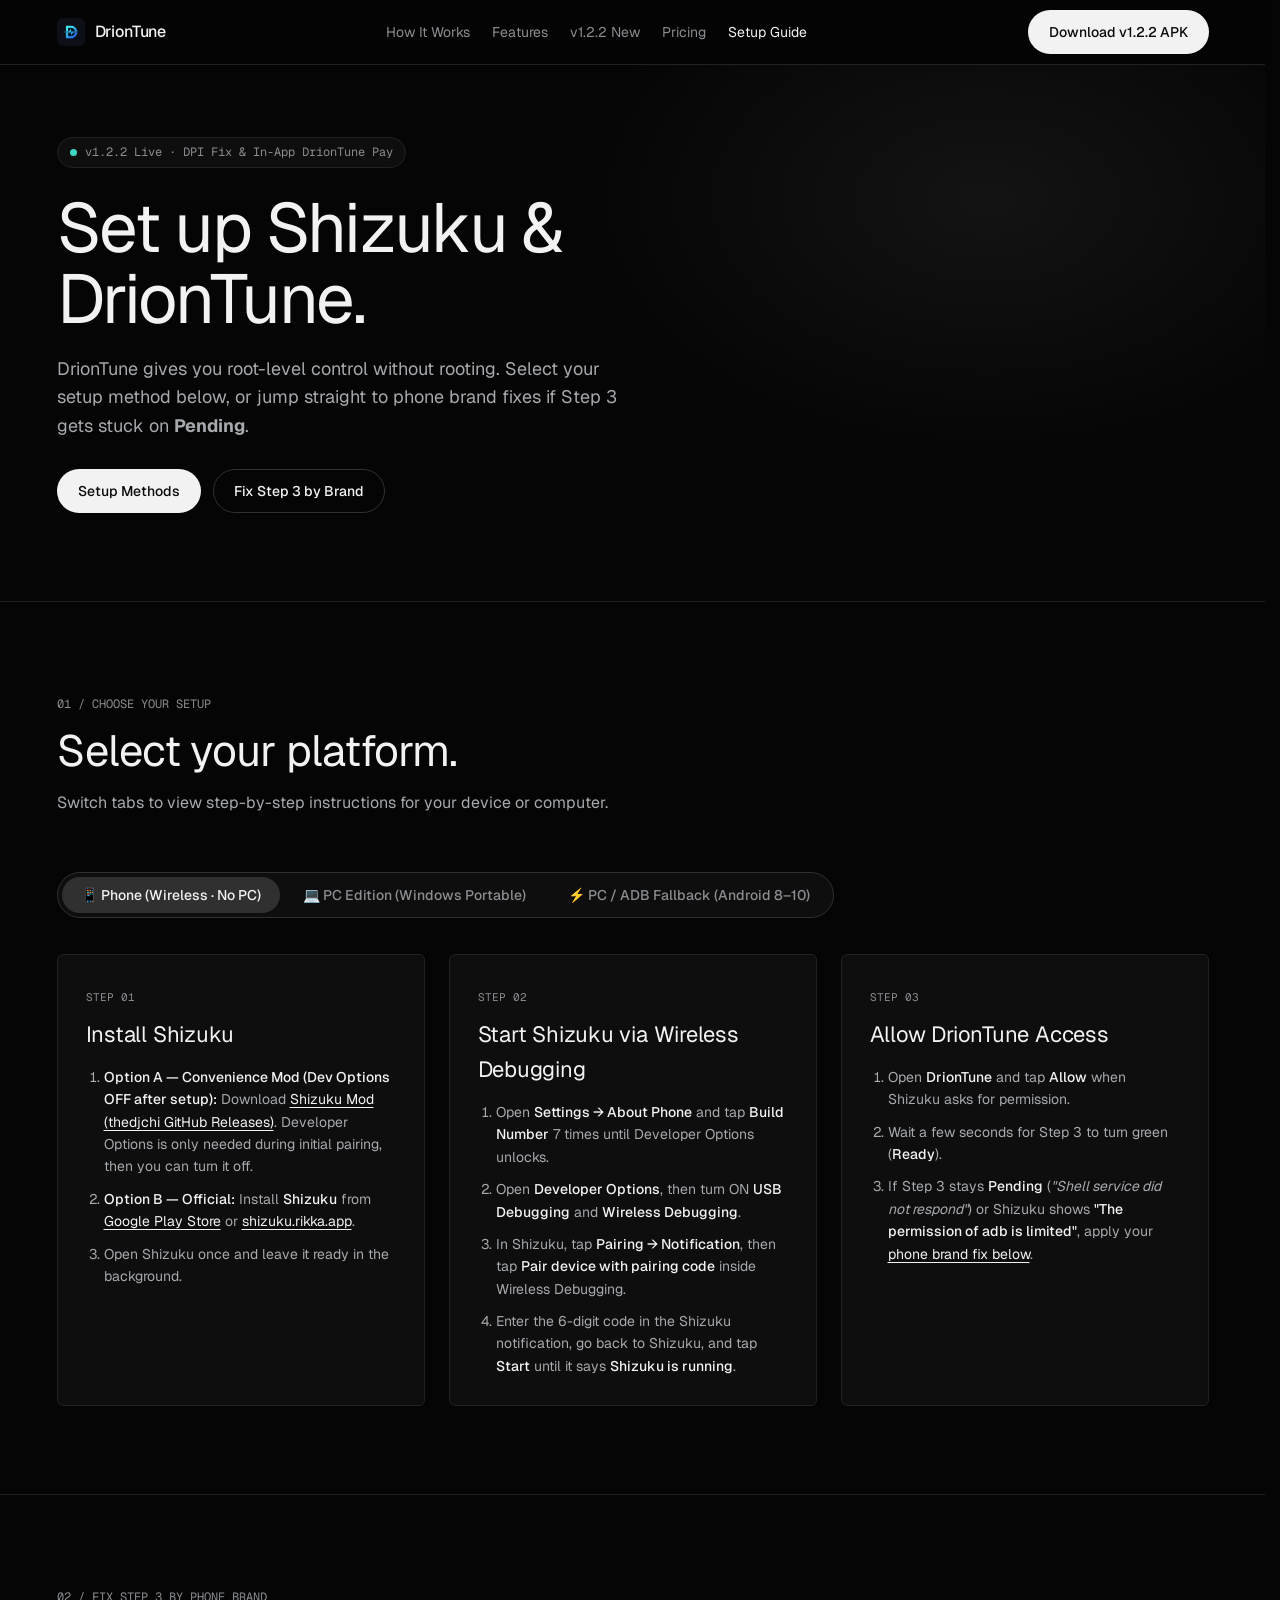
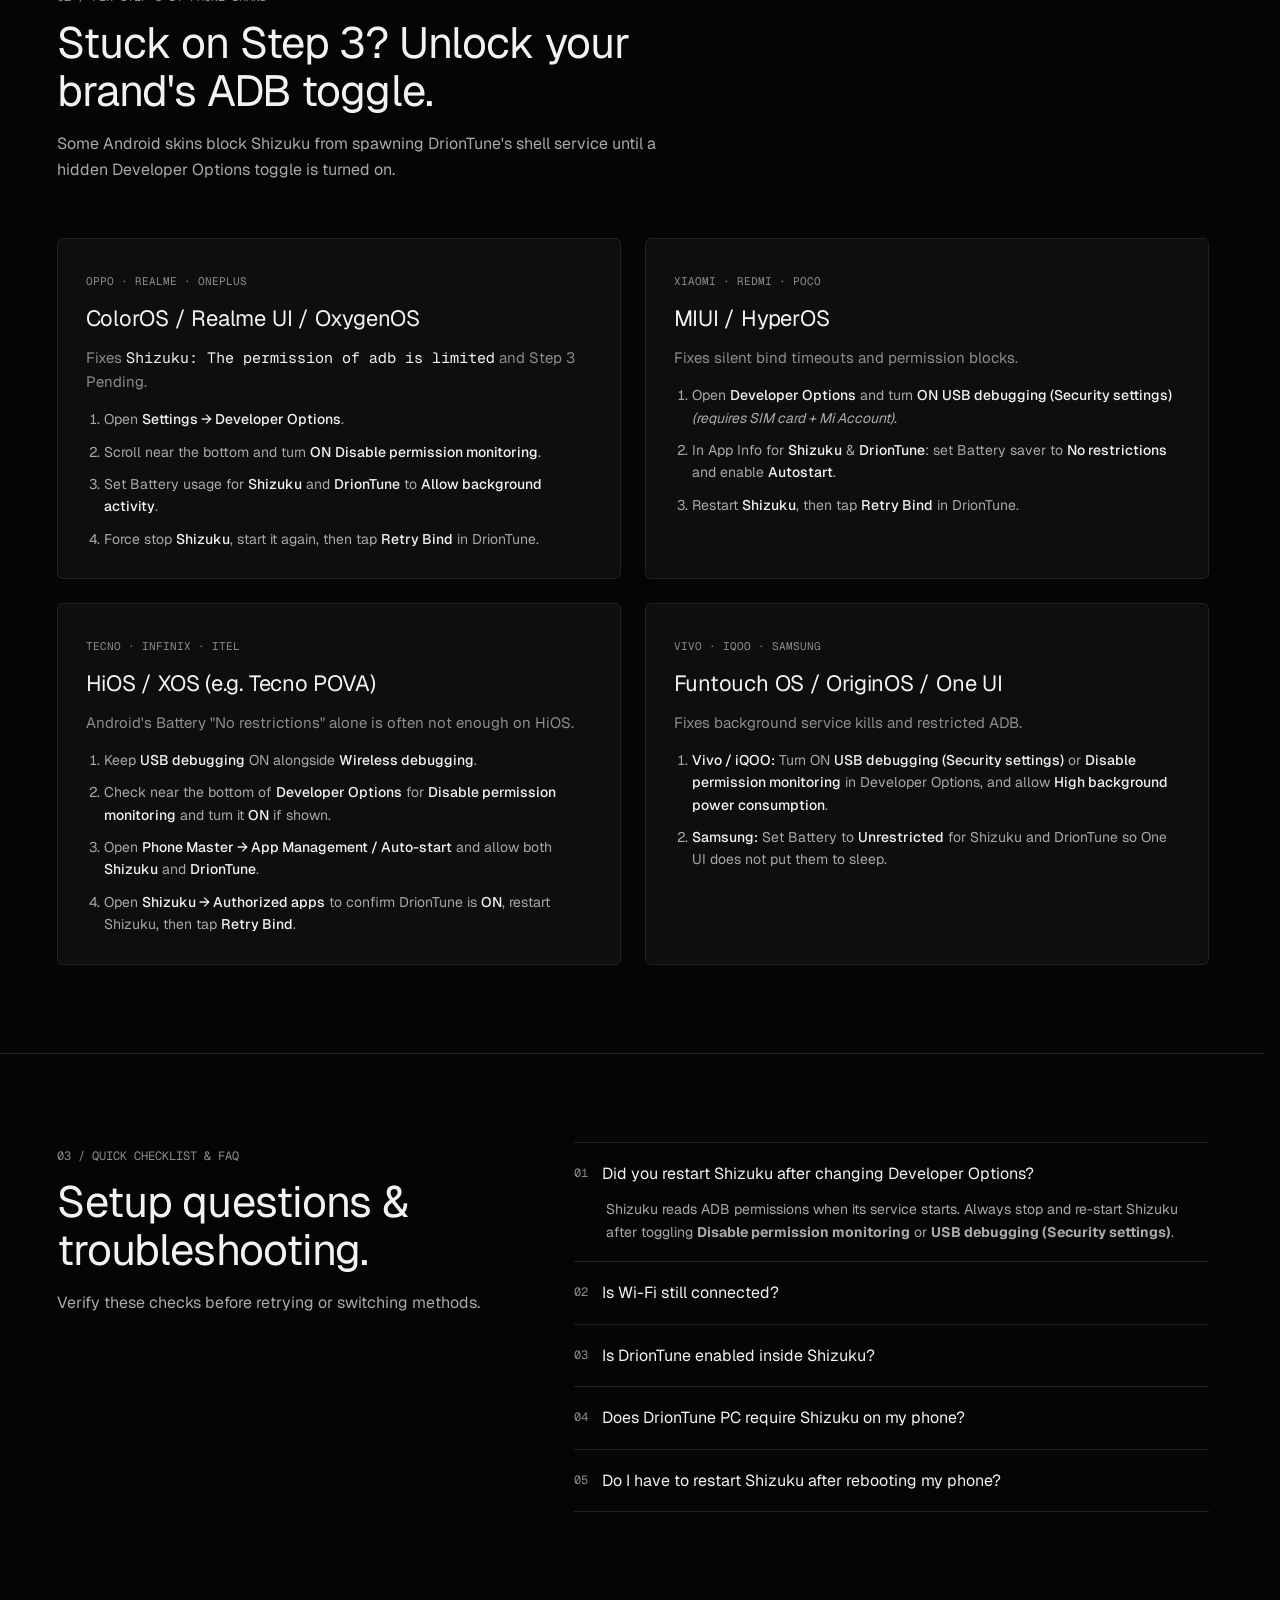
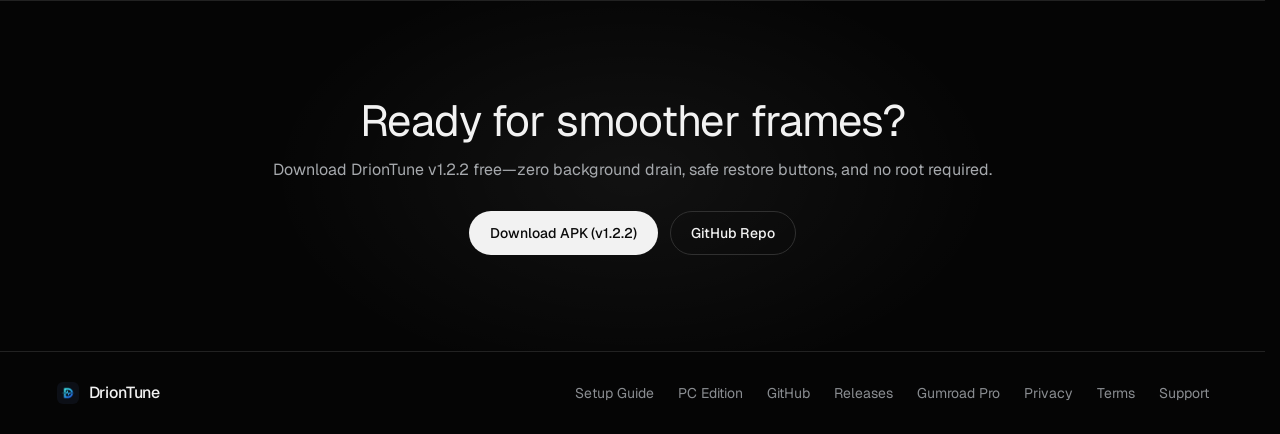
<file: docs/guide.html>
﻿<!doctype html>
<html lang="en">
<head>
  <meta charset="utf-8" />
  <meta name="viewport" content="width=device-width, initial-scale=1" />
  <title>Setup Guide &amp; Step 3 Fix — DrionTune</title>
  <meta name="description" content="Step-by-step setup guide for DrionTune on Android (Shizuku) and Windows PC, plus fixes for Step 3 Pending on Realme, OPPO, Xiaomi, Tecno POVA, and Vivo." />
  <link rel="canonical" href="https://driontune.com/guide.html" />
  <link rel="icon" href="assets/icon.png" type="image/png" />
  <link rel="preconnect" href="https://fonts.googleapis.com" />
  <link rel="preconnect" href="https://fonts.gstatic.com" crossorigin />
  <link href="https://fonts.googleapis.com/css2?family=Geist+Mono:wght@400;500&family=Geist:wght@400;500;600&display=swap" rel="stylesheet" />
  <link rel="stylesheet" href="styles.css" />
</head>
<body>
  <header class="nav-wrap">
    <div class="container nav">
      <a href="index.html" class="brand">
        <img src="assets/icon.png" alt="DrionTune icon" width="28" height="28" />
        <span>DrionTune</span>
      </a>
      <nav class="nav-links" aria-label="Primary">
        <a href="index.html#how-it-works">How It Works</a>
        <a href="index.html#features">Features</a>
        <a href="index.html#whats-new">v1.2.2 New</a>
        <a href="index.html#pricing">Pricing</a>
        <a href="guide.html" aria-current="page">Setup Guide</a>
      </nav>
      <a class="btn btn-primary" href="https://github.com/gwenz2/DrionTune/releases/latest/download/DrionTune-v1.2.2.apk">Download v1.2.2 APK</a>
    </div>
  </header>

  <main>
    <section class="guide-hero">
      <div class="container">
        <div class="guide-hero-copy">
          <div class="status-pill">
            <span class="live-dot" aria-hidden="true"></span>
            <span>v1.2.2 Live · DPI Fix &amp; In-App DrionTune Pay</span>
          </div>
          <h1>Set up Shizuku &amp; DrionTune.</h1>
          <p class="lead">
            DrionTune gives you root-level control without rooting. Select your setup method below, or jump straight to phone brand fixes if Step 3 gets stuck on <strong>Pending</strong>.
          </p>
          <div class="actions">
            <a class="btn btn-primary" href="#setup-methods">Setup Methods</a>
            <a class="btn btn-secondary" href="#brand-fixes">Fix Step 3 by Brand</a>
          </div>
        </div>
      </div>
    </section>

    <!-- Interactive Setup Section -->
    <section id="setup-methods" class="section">
      <div class="container">
        <div class="section-head">
          <span class="eyebrow">01 / CHOOSE YOUR SETUP</span>
          <h2>Select your platform.</h2>
          <p>Switch tabs to view step-by-step instructions for your device or computer.</p>
        </div>

        <div class="guide-tabs-wrap">
          <div class="guide-tabs" role="tablist" aria-label="Setup Methods">
            <button class="guide-tab-btn active" data-tab="tab-wireless" role="tab" aria-selected="true">📱 Phone (Wireless · No PC)</button>
            <button class="guide-tab-btn" data-tab="tab-pc" role="tab" aria-selected="false">💻 PC Edition (Windows Portable)</button>
            <button class="guide-tab-btn" data-tab="tab-adb" role="tab" aria-selected="false">⚡ PC / ADB Fallback (Android 8–10)</button>
          </div>
        </div>

        <!-- Tab 1: Wireless Shizuku (Default) -->
        <div id="tab-wireless" class="guide-tab-pane active" role="tabpanel">
          <div class="guide-steps">
            <article class="panel-card">
              <span class="mono-tag">STEP 01</span>
              <h3>Install Shizuku</h3>
              <ol class="step-list">
                <li><strong>Option A — Convenience Mod (Dev Options OFF after setup):</strong> Download <a class="inline-link" href="https://github.com/thedjchi/Shizuku/releases" target="_blank" rel="noopener">Shizuku Mod (thedjchi GitHub Releases)</a>. Developer Options is only needed during initial pairing, then you can turn it off.</li>
                <li><strong>Option B — Official:</strong> Install <strong>Shizuku</strong> from <a class="inline-link" href="https://play.google.com/store/apps/details?id=moe.shizuku.privileged.api" target="_blank" rel="noopener">Google Play Store</a> or <a class="inline-link" href="https://shizuku.rikka.app/download/" target="_blank" rel="noopener">shizuku.rikka.app</a>.</li>
                <li>Open Shizuku once and leave it ready in the background.</li>
              </ol>
            </article>

            <article class="panel-card">
              <span class="mono-tag">STEP 02</span>
              <h3>Start Shizuku via Wireless Debugging</h3>
              <ol class="step-list">
                <li>Open <strong>Settings → About Phone</strong> and tap <strong>Build Number</strong> 7 times until Developer Options unlocks.</li>
                <li>Open <strong>Developer Options</strong>, then turn ON <strong>USB Debugging</strong> and <strong>Wireless Debugging</strong>.</li>
                <li>In Shizuku, tap <strong>Pairing → Notification</strong>, then tap <strong>Pair device with pairing code</strong> inside Wireless Debugging.</li>
                <li>Enter the 6-digit code in the Shizuku notification, go back to Shizuku, and tap <strong>Start</strong> until it says <strong>Shizuku is running</strong>.</li>
              </ol>
            </article>

            <article class="panel-card">
              <span class="mono-tag">STEP 03</span>
              <h3>Allow DrionTune Access</h3>
              <ol class="step-list">
                <li>Open <strong>DrionTune</strong> and tap <strong>Allow</strong> when Shizuku asks for permission.</li>
                <li>Wait a few seconds for Step 3 to turn green (<strong>Ready</strong>).</li>
                <li>If Step 3 stays <strong>Pending</strong> (<em>"Shell service did not respond"</em>) or Shizuku shows <strong>"The permission of adb is limited"</strong>, apply your <a class="inline-link" href="#brand-fixes">phone brand fix below</a>.</li>
              </ol>
            </article>
          </div>
        </div>

        <!-- Tab 2: PC Edition -->
        <div id="tab-pc" class="guide-tab-pane" role="tabpanel">
          <div class="guide-steps">
            <article class="panel-card">
              <span class="mono-tag">STEP 01</span>
              <h3>Enable USB Debugging</h3>
              <ol class="step-list">
                <li>Open <strong>Settings → About Phone</strong> and tap <strong>Build Number</strong> 7 times to unlock Developer Options.</li>
                <li>Open <strong>Developer Options</strong> and toggle <strong>USB Debugging</strong> ON.</li>
                <li>(Xiaomi / POCO: also enable <strong>USB debugging (Security settings)</strong>).</li>
              </ol>
            </article>

            <article class="panel-card">
              <span class="mono-tag">STEP 02</span>
              <h3>Connect via USB or Wi-Fi</h3>
              <ol class="step-list">
                <li><strong>USB Cable:</strong> Plug your phone into your PC. On your phone screen, check <strong>Always allow from this computer</strong> and tap <strong>Allow</strong>.</li>
                <li><strong>Wireless (Wi-Fi):</strong> Or click <strong>📶 Wireless Connect</strong> in the app to pair with Android 11+ pairing code over Wi-Fi without a cable.</li>
              </ol>
            </article>

            <article class="panel-card">
              <span class="mono-tag">STEP 03</span>
              <h3>Launch DrionTune PC</h3>
              <ol class="step-list">
                <li>Download and extract <strong>DrionTune-PC.zip</strong>.</li>
                <li>Double-click <strong>DrionTune.exe</strong> (or <code>RUN HERE!!.bat</code>).</li>
                <li>If Windows SmartScreen appears on first run, click <strong>More info → Run anyway</strong>.</li>
                <li>Select your device from the dropdown to start live monitoring, debloating, and 1-Click Fix Lag.</li>
              </ol>
            </article>
          </div>
          <div class="actions" style="margin-top: 28px;">
            <a class="btn btn-primary" href="https://github.com/gwenz2/DrionTune/releases/latest" target="_blank" rel="noopener">Download PC Portable (.zip)</a>
            <a class="btn btn-secondary" href="https://github.com/gwenz2/DrionTune" target="_blank" rel="noopener">View on GitHub</a>
          </div>
        </div>

        <!-- Tab 3: PC ADB Fallback for Shizuku -->
        <div id="tab-adb" class="guide-tab-pane" role="tabpanel">
          <div class="guide-steps">
            <article class="panel-card">
              <span class="mono-tag">STEP 01</span>
              <h3>Connect Phone via ADB</h3>
              <ol class="step-list">
                <li>Turn ON <strong>USB Debugging</strong> in your phone's Developer Options.</li>
                <li>Connect your phone to your PC via USB cable.</li>
                <li>Tap <strong>Allow</strong> on the USB debugging authorization prompt on your phone.</li>
              </ol>
            </article>

            <article class="panel-card">
              <span class="mono-tag">STEP 02</span>
              <h3>Run the Startup Command</h3>
              <p class="brand-note">Open PowerShell or Command Prompt on your PC and run:</p>
              <div class="code-block">adb shell sh /sdcard/Android/data/moe.shizuku.privileged.api/start.sh</div>
              <p class="brand-note" style="margin-top: 10px;">For Shizuku v13.5+ on Android 11+ via ADB, you can also run:</p>
              <div class="code-block">adb shell rish_shizuku</div>
            </article>

            <article class="panel-card">
              <span class="mono-tag">STEP 03</span>
              <h3>Confirm on Phone</h3>
              <ol class="step-list">
                <li>Open <strong>Shizuku</strong> on your phone. It will immediately show <strong>Shizuku is running (authorized via ADB)</strong>.</li>
                <li>Open <strong>DrionTune</strong> and tap <strong>Allow</strong>.</li>
                <li>Step 3 turns green (<strong>Ready</strong>)—you can now safely unplug your USB cable until your next reboot!</li>
              </ol>
            </article>
          </div>
        </div>
      </div>
    </section>

    <!-- Brand Fixes -->
    <section id="brand-fixes" class="section">
      <div class="container">
        <div class="section-head">
          <span class="eyebrow">02 / FIX STEP 3 BY PHONE BRAND</span>
          <h2>Stuck on Step 3? Unlock your brand's ADB toggle.</h2>
          <p>Some Android skins block Shizuku from spawning DrionTune's shell service until a hidden Developer Options toggle is turned on.</p>
        </div>

        <div class="grid-2x2">
          <article class="panel-card">
            <span class="mono-tag">OPPO · REALME · ONEPLUS</span>
            <h3>ColorOS / Realme UI / OxygenOS</h3>
            <p class="brand-note">Fixes <code>Shizuku: The permission of adb is limited</code> and Step 3 Pending.</p>
            <ol class="step-list">
              <li>Open <strong>Settings → Developer Options</strong>.</li>
              <li>Scroll near the bottom and turn <strong>ON</strong> <strong>Disable permission monitoring</strong>.</li>
              <li>Set Battery usage for <strong>Shizuku</strong> and <strong>DrionTune</strong> to <strong>Allow background activity</strong>.</li>
              <li>Force stop <strong>Shizuku</strong>, start it again, then tap <strong>Retry Bind</strong> in DrionTune.</li>
            </ol>
          </article>

          <article class="panel-card">
            <span class="mono-tag">XIAOMI · REDMI · POCO</span>
            <h3>MIUI / HyperOS</h3>
            <p class="brand-note">Fixes silent bind timeouts and permission blocks.</p>
            <ol class="step-list">
              <li>Open <strong>Developer Options</strong> and turn <strong>ON</strong> <strong>USB debugging (Security settings)</strong> <em>(requires SIM card + Mi Account)</em>.</li>
              <li>In App Info for <strong>Shizuku</strong> &amp; <strong>DrionTune</strong>: set Battery saver to <strong>No restrictions</strong> and enable <strong>Autostart</strong>.</li>
              <li>Restart <strong>Shizuku</strong>, then tap <strong>Retry Bind</strong> in DrionTune.</li>
            </ol>
          </article>

          <article class="panel-card">
            <span class="mono-tag">TECNO · INFINIX · ITEL</span>
            <h3>HiOS / XOS (e.g. Tecno POVA)</h3>
            <p class="brand-note">Android's Battery "No restrictions" alone is often not enough on HiOS.</p>
            <ol class="step-list">
              <li>Keep <strong>USB debugging</strong> ON alongside <strong>Wireless debugging</strong>.</li>
              <li>Check near the bottom of <strong>Developer Options</strong> for <strong>Disable permission monitoring</strong> and turn it <strong>ON</strong> if shown.</li>
              <li>Open <strong>Phone Master → App Management / Auto-start</strong> and allow both <strong>Shizuku</strong> and <strong>DrionTune</strong>.</li>
              <li>Open <strong>Shizuku → Authorized apps</strong> to confirm DrionTune is <strong>ON</strong>, restart Shizuku, then tap <strong>Retry Bind</strong>.</li>
            </ol>
          </article>

          <article class="panel-card">
            <span class="mono-tag">VIVO · IQOO · SAMSUNG</span>
            <h3>Funtouch OS / OriginOS / One UI</h3>
            <p class="brand-note">Fixes background service kills and restricted ADB.</p>
            <ol class="step-list">
              <li><strong>Vivo / iQOO:</strong> Turn ON <strong>USB debugging (Security settings)</strong> or <strong>Disable permission monitoring</strong> in Developer Options, and allow <strong>High background power consumption</strong>.</li>
              <li><strong>Samsung:</strong> Set Battery to <strong>Unrestricted</strong> for Shizuku and DrionTune so One UI does not put them to sleep.</li>
            </ol>
          </article>
        </div>
      </div>
    </section>

    <!-- Checklist & FAQ -->
    <section id="faq" class="section">
      <div class="container faq-layout">
        <div class="faq-intro">
          <span class="eyebrow">03 / QUICK CHECKLIST &amp; FAQ</span>
          <h2>Setup questions &amp; troubleshooting.</h2>
          <p>Verify these checks before retrying or switching methods.</p>
        </div>
        <div class="faq-list">
          <details open>
            <summary><span class="faq-num">01</span>Did you restart Shizuku after changing Developer Options?</summary>
            <p>Shizuku reads ADB permissions when its service starts. Always stop and re-start Shizuku after toggling <strong>Disable permission monitoring</strong> or <strong>USB debugging (Security settings)</strong>.</p>
          </details>
          <details>
            <summary><span class="faq-num">02</span>Is Wi-Fi still connected?</summary>
            <p>Android turns off Wireless Debugging if Wi-Fi disconnects. Keep Wi-Fi on while starting Shizuku.</p>
          </details>
          <details>
            <summary><span class="faq-num">03</span>Is DrionTune enabled inside Shizuku?</summary>
            <p>Open <strong>Shizuku → Authorized apps</strong> and make sure <strong>DrionTune</strong> is toggled ON, then tap <strong>Retry Bind</strong> inside DrionTune.</p>
          </details>
          <details>
            <summary><span class="faq-num">04</span>Does DrionTune PC require Shizuku on my phone?</summary>
            <p>No. The Windows desktop edition communicates directly via ADB (USB cable or wireless pairing code). It works completely standalone without Shizuku.</p>
          </details>
          <details>
            <summary><span class="faq-num">05</span>Do I have to restart Shizuku after rebooting my phone?</summary>
            <p>Yes. Android clears ADB process permissions on reboot. Re-run Shizuku (wirelessly or via the one-line PC command) once after every device restart.</p>
          </details>
        </div>
      </div>
    </section>

    <!-- Closing CTA matching index -->
    <section class="closing">
      <div class="container closing-box">
        <h2>Ready for smoother frames?</h2>
        <p>Download DrionTune v1.2.2 free—zero background drain, safe restore buttons, and no root required.</p>
        <div class="actions center">
          <a class="btn btn-primary" href="https://github.com/gwenz2/DrionTune/releases/latest/download/DrionTune-v1.2.2.apk">Download APK (v1.2.2)</a>
          <a class="btn btn-secondary" href="https://github.com/gwenz2/DrionTune" target="_blank" rel="noopener">GitHub Repo</a>
        </div>
      </div>
    </section>
  </main>

  <footer class="footer">
    <div class="container footer-inner">
      <div class="brand">
        <img src="assets/icon.png" alt="DrionTune icon" width="22" height="22" />
        <span>DrionTune</span>
      </div>
      <div class="footer-links">
        <a href="guide.html" aria-current="page">Setup Guide</a>
        <a href="index.html#pc">PC Edition</a>
        <a href="https://github.com/gwenz2/DrionTune" target="_blank" rel="noopener">GitHub</a>
        <a href="https://github.com/gwenz2/DrionTune/releases" target="_blank" rel="noopener">Releases</a>
        <a href="https://gwennydev.gumroad.com/l/driontune-pro" target="_blank" rel="noopener">Gumroad Pro</a>
        <a href="privacy.html">Privacy</a>
        <a href="terms.html">Terms</a>
        <a href="mailto:official@driontune.com">Support</a>
      </div>
    </div>
  </footer>

  <script>
    const tabButtons = document.querySelectorAll('.guide-tab-btn');
    const tabPanes = document.querySelectorAll('.guide-tab-pane');

    function switchTab(tabId) {
      tabButtons.forEach(btn => {
        const isMatch = btn.dataset.tab === tabId;
        btn.classList.toggle('active', isMatch);
        btn.setAttribute('aria-selected', isMatch ? 'true' : 'false');
      });
      tabPanes.forEach(pane => {
        pane.classList.toggle('active', pane.id === tabId);
      });
    }

    tabButtons.forEach(btn => {
      btn.addEventListener('click', () => switchTab(btn.dataset.tab));
    });

    if (window.location.hash === '#pc-guide' || window.location.hash === '#pc') {
      switchTab('tab-pc');
    } else if (window.location.hash === '#pc-adb') {
      switchTab('tab-adb');
    }
  </script>
</body>
</html>
</file>
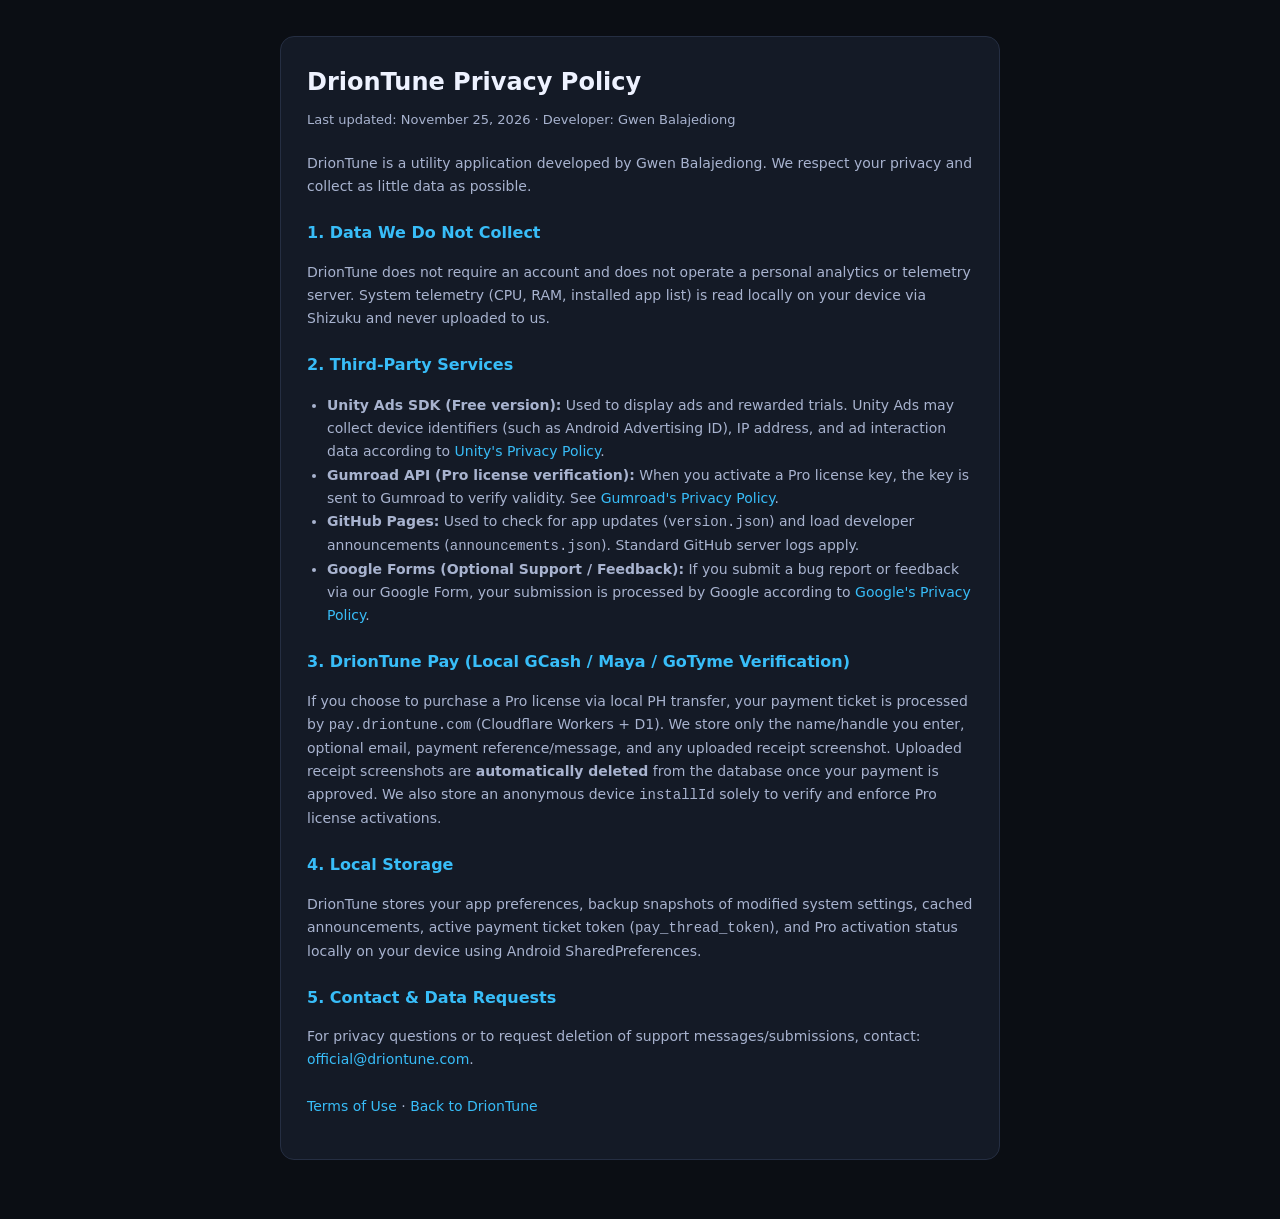
<file: docs/privacy.html>
<!doctype html>
<html lang="en">
<head>
  <meta charset="utf-8" />
  <meta name="viewport" content="width=device-width, initial-scale=1" />
  <title>DrionTune · Privacy Policy</title>
  <style>
    :root { --bg:#0b0e14; --card:#141a26; --border:#252e42; --text:#eef2ff; --sub:#a8b3cf; --sky:#38bdf8; }
    * { box-sizing: border-box; }
    body { margin:0; font-family:Inter,system-ui,-apple-system,Segoe UI,Roboto,sans-serif; background:var(--bg); color:var(--text); line-height:1.65; }
    main { max-width:760px; margin:0 auto; padding:36px 20px 64px; }
    .card { background:var(--card); border:1px solid var(--border); border-radius:14px; padding:26px; }
    h1 { margin:0 0 6px; font-size:24px; }
    .meta { color:var(--sub); font-size:13px; margin-bottom:22px; }
    h2 { font-size:16px; margin:22px 0 8px; color:var(--sky); }
    p, li { color:var(--sub); font-size:14px; }
    ul { padding-left:20px; }
    a { color:var(--sky); text-decoration:none; }
    a:hover { text-decoration:underline; }
  </style>
</head>
<body>
  <main>
    <div class="card">
      <h1>DrionTune Privacy Policy</h1>
      <div class="meta">Last updated: November 25, 2026 · Developer: Gwen Balajediong</div>

      <p>DrionTune is a utility application developed by Gwen Balajediong. We respect your privacy and collect as little data as possible.</p>

      <h2>1. Data We Do Not Collect</h2>
      <p>DrionTune does not require an account and does not operate a personal analytics or telemetry server. System telemetry (CPU, RAM, installed app list) is read locally on your device via Shizuku and never uploaded to us.</p>

      <h2>2. Third-Party Services</h2>
      <ul>
        <li><strong>Unity Ads SDK (Free version):</strong> Used to display ads and rewarded trials. Unity Ads may collect device identifiers (such as Android Advertising ID), IP address, and ad interaction data according to <a href="https://unity.com/legal/privacy-policy" target="_blank" rel="noopener">Unity's Privacy Policy</a>.</li>
        <li><strong>Gumroad API (Pro license verification):</strong> When you activate a Pro license key, the key is sent to Gumroad to verify validity. See <a href="https://gumroad.com/privacy" target="_blank" rel="noopener">Gumroad's Privacy Policy</a>.</li>
        <li><strong>GitHub Pages:</strong> Used to check for app updates (<code>version.json</code>) and load developer announcements (<code>announcements.json</code>). Standard GitHub server logs apply.</li>
        <li><strong>Google Forms (Optional Support / Feedback):</strong> If you submit a bug report or feedback via our Google Form, your submission is processed by Google according to <a href="https://policies.google.com/privacy" target="_blank" rel="noopener">Google's Privacy Policy</a>.</li>
      </ul>

      <h2>3. DrionTune Pay (Local GCash / Maya / GoTyme Verification)</h2>
      <p>If you choose to purchase a Pro license via local PH transfer, your payment ticket is processed by <code>pay.driontune.com</code> (Cloudflare Workers + D1). We store only the name/handle you enter, optional email, payment reference/message, and any uploaded receipt screenshot. Uploaded receipt screenshots are <strong>automatically deleted</strong> from the database once your payment is approved. We also store an anonymous device <code>installId</code> solely to verify and enforce Pro license activations.</p>

      <h2>4. Local Storage</h2>
      <p>DrionTune stores your app preferences, backup snapshots of modified system settings, cached announcements, active payment ticket token (<code>pay_thread_token</code>), and Pro activation status locally on your device using Android SharedPreferences.</p>

      <h2>5. Contact &amp; Data Requests</h2>
      <p>For privacy questions or to request deletion of support messages/submissions, contact: <a href="mailto:official@driontune.com">official@driontune.com</a>.</p>

      <p style="margin-top:24px;"><a href="./terms.html">Terms of Use</a> · <a href="./">Back to DrionTune</a></p>
    </div>
  </main>
</body>
</html>
</file>
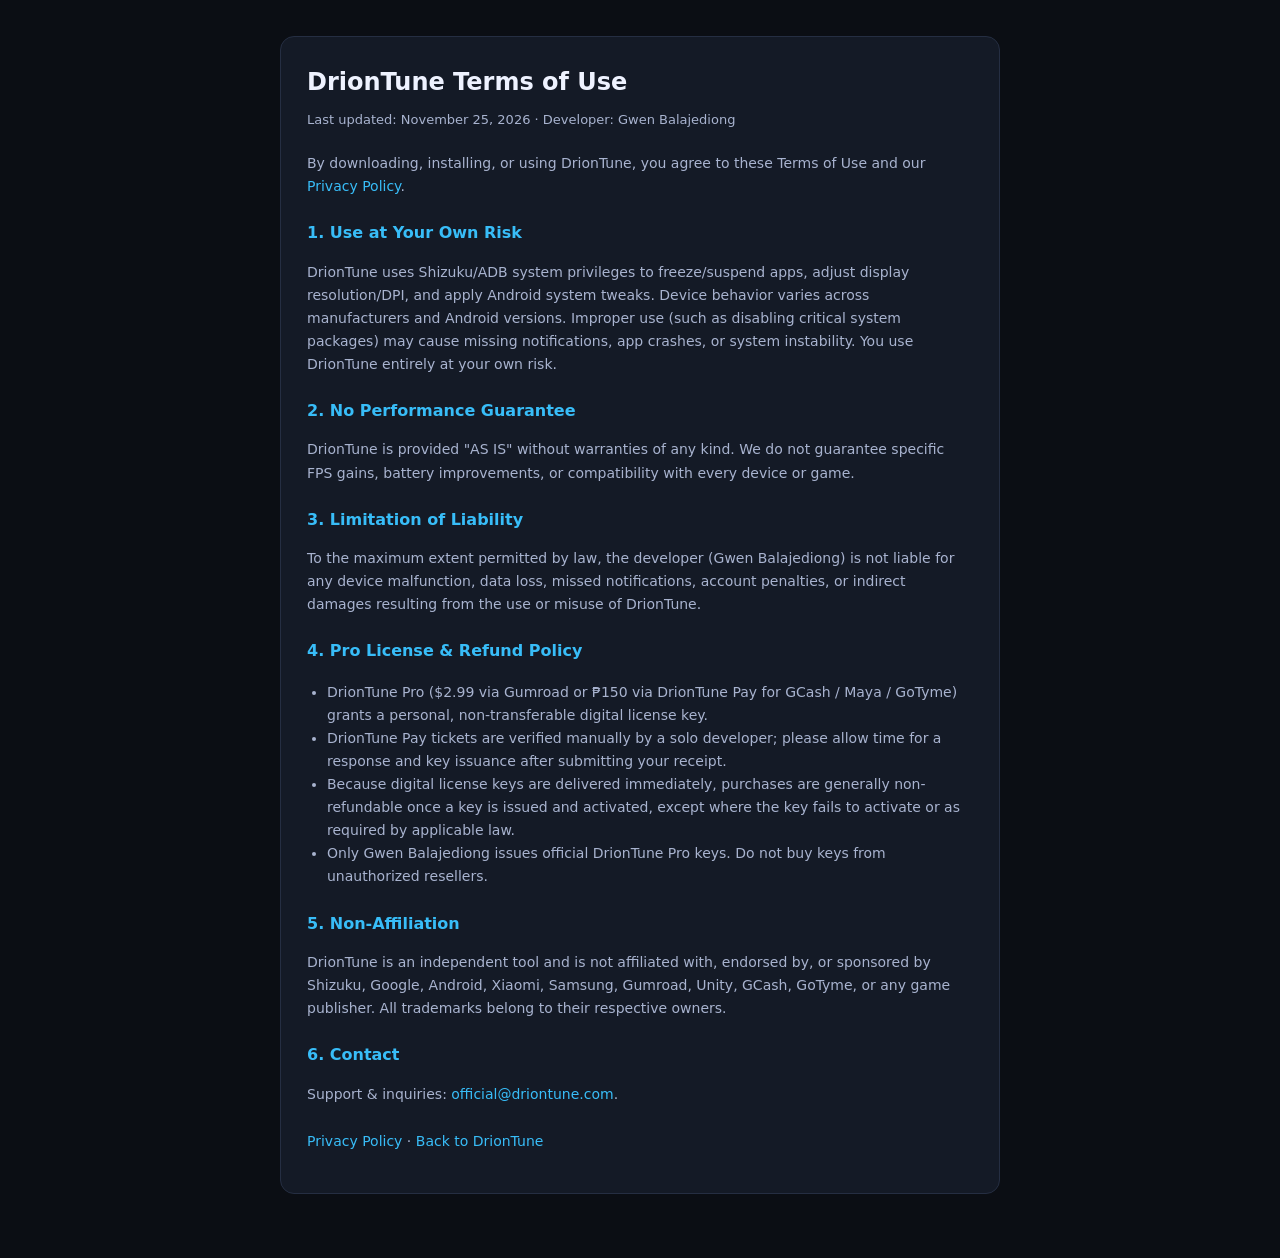
<file: docs/terms.html>
<!doctype html>
<html lang="en">
<head>
  <meta charset="utf-8" />
  <meta name="viewport" content="width=device-width, initial-scale=1" />
  <title>DrionTune · Terms of Use</title>
  <style>
    :root { --bg:#0b0e14; --card:#141a26; --border:#252e42; --text:#eef2ff; --sub:#a8b3cf; --sky:#38bdf8; }
    * { box-sizing: border-box; }
    body { margin:0; font-family:Inter,system-ui,-apple-system,Segoe UI,Roboto,sans-serif; background:var(--bg); color:var(--text); line-height:1.65; }
    main { max-width:760px; margin:0 auto; padding:36px 20px 64px; }
    .card { background:var(--card); border:1px solid var(--border); border-radius:14px; padding:26px; }
    h1 { margin:0 0 6px; font-size:24px; }
    .meta { color:var(--sub); font-size:13px; margin-bottom:22px; }
    h2 { font-size:16px; margin:22px 0 8px; color:var(--sky); }
    p, li { color:var(--sub); font-size:14px; }
    ul { padding-left:20px; }
    a { color:var(--sky); text-decoration:none; }
    a:hover { text-decoration:underline; }
  </style>
</head>
<body>
  <main>
    <div class="card">
      <h1>DrionTune Terms of Use</h1>
      <div class="meta">Last updated: November 25, 2026 · Developer: Gwen Balajediong</div>

      <p>By downloading, installing, or using DrionTune, you agree to these Terms of Use and our <a href="./privacy.html">Privacy Policy</a>.</p>

      <h2>1. Use at Your Own Risk</h2>
      <p>DrionTune uses Shizuku/ADB system privileges to freeze/suspend apps, adjust display resolution/DPI, and apply Android system tweaks. Device behavior varies across manufacturers and Android versions. Improper use (such as disabling critical system packages) may cause missing notifications, app crashes, or system instability. You use DrionTune entirely at your own risk.</p>

      <h2>2. No Performance Guarantee</h2>
      <p>DrionTune is provided "AS IS" without warranties of any kind. We do not guarantee specific FPS gains, battery improvements, or compatibility with every device or game.</p>

      <h2>3. Limitation of Liability</h2>
      <p>To the maximum extent permitted by law, the developer (Gwen Balajediong) is not liable for any device malfunction, data loss, missed notifications, account penalties, or indirect damages resulting from the use or misuse of DrionTune.</p>

      <h2>4. Pro License &amp; Refund Policy</h2>
      <ul>
        <li>DrionTune Pro ($2.99 via Gumroad or ₱150 via DrionTune Pay for GCash / Maya / GoTyme) grants a personal, non-transferable digital license key.</li>
        <li>DrionTune Pay tickets are verified manually by a solo developer; please allow time for a response and key issuance after submitting your receipt.</li>
        <li>Because digital license keys are delivered immediately, purchases are generally non-refundable once a key is issued and activated, except where the key fails to activate or as required by applicable law.</li>
        <li>Only Gwen Balajediong issues official DrionTune Pro keys. Do not buy keys from unauthorized resellers.</li>
      </ul>

      <h2>5. Non-Affiliation</h2>
      <p>DrionTune is an independent tool and is not affiliated with, endorsed by, or sponsored by Shizuku, Google, Android, Xiaomi, Samsung, Gumroad, Unity, GCash, GoTyme, or any game publisher. All trademarks belong to their respective owners.</p>

      <h2>6. Contact</h2>
      <p>Support &amp; inquiries: <a href="mailto:official@driontune.com">official@driontune.com</a>.</p>

      <p style="margin-top:24px;"><a href="./privacy.html">Privacy Policy</a> · <a href="./">Back to DrionTune</a></p>
    </div>
  </main>
</body>
</html>
</file>
<file: docs/styles.css>
:root {
  --dp-color-ground: #050505;
  --dp-color-panel: #0e0e0e;
  --dp-color-hairline: #222222;
  --dp-color-hairline-2: #303030;
  --dp-color-bright: #f2f2f2;
  --dp-color-read: #a6a9ad;
  --dp-color-meta: #8a8d91;
  --dp-color-live: #3fd6c6;
  --dp-color-inverse-ink: #0a0a0a;
  --dp-typography-face: "Geist", "Helvetica Neue", Arial, sans-serif;
  --dp-typography-mono: "Geist Mono", "SFMono-Regular", Menlo, monospace;
  --dp-spacing-max: 1200px;
  --dp-radius-panel: 6px;
  --dp-radius-pill: 999px;
  --dp-motion-duration: 120ms;
  --dp-motion-ease: ease-out;
}

*, *::before, *::after { box-sizing: border-box; }

html {
  scroll-behavior: smooth;
  scrollbar-gutter: stable;
  overflow-x: clip;
}

body {
  margin: 0;
  background: var(--dp-color-ground);
  color: var(--dp-color-read);
  font-family: var(--dp-typography-face);
  font-size: 16px;
  line-height: 1.6;
  overflow-x: clip;
  -webkit-font-smoothing: antialiased;
}

img { display: block; max-width: 100%; height: auto; }
a { color: inherit; text-decoration: none; }

.container {
  width: 100%;
  max-width: var(--dp-spacing-max);
  margin: 0 auto;
  padding: 0 24px;
}

/* Nav */
.nav-wrap {
  position: sticky;
  top: 0;
  z-index: 20;
  background: rgba(5, 5, 5, 0.92);
  border-bottom: 1px solid var(--dp-color-hairline);
}
.nav {
  height: 64px;
  display: flex;
  align-items: center;
  justify-content: space-between;
  gap: 20px;
}
.brand {
  display: inline-flex;
  align-items: center;
  gap: 10px;
  color: var(--dp-color-bright);
  font-weight: 500;
  letter-spacing: -0.01em;
  white-space: nowrap;
  flex-shrink: 0;
}
.brand img { border-radius: 6px; flex-shrink: 0; }
.nav .btn { white-space: nowrap; flex-shrink: 0; }
.nav-links {
  display: flex;
  gap: 22px;
  font-size: 14px;
  color: var(--dp-color-meta);
  white-space: nowrap;
}
.nav-links a:hover,
.nav-links a[aria-current="page"] { color: var(--dp-color-bright); }

/* Buttons */
.btn {
  display: inline-flex;
  align-items: center;
  justify-content: center;
  padding: 10px 20px;
  border-radius: var(--dp-radius-pill);
  font-size: 14px;
  font-weight: 500;
  border: 1px solid transparent;
  transition: background var(--dp-motion-duration) var(--dp-motion-ease),
              border-color var(--dp-motion-duration) var(--dp-motion-ease);
}
.btn-primary {
  background: var(--dp-color-bright);
  color: var(--dp-color-inverse-ink);
}
.btn-primary:hover { background: #ffffff; }
.btn-secondary {
  background: transparent;
  color: var(--dp-color-bright);
  border-color: var(--dp-color-hairline-2);
}
.btn-secondary:hover { border-color: var(--dp-color-bright); }
.btn-disabled,
.btn:disabled {
  background: var(--dp-color-panel);
  color: var(--dp-color-meta);
  border-color: var(--dp-color-hairline-2);
  cursor: not-allowed;
  pointer-events: none;
  opacity: 0.72;
}
.btn.full { width: 100%; }

/* Hero */
.hero {
  padding: 72px 0 88px;
  background: radial-gradient(600px 380px at 78% 25%, rgba(255, 255, 255, 0.06), transparent 70%);
  border-bottom: 1px solid var(--dp-color-hairline);
}
.hero-grid {
  display: grid;
  grid-template-columns: 1.25fr 0.75fr;
  gap: 48px;
  align-items: center;
}
.status-pill {
  display: inline-flex;
  align-items: center;
  gap: 8px;
  padding: 5px 12px;
  border: 1px solid var(--dp-color-hairline);
  border-radius: var(--dp-radius-pill);
  background: var(--dp-color-panel);
  font-family: var(--dp-typography-mono);
  font-size: 12px;
  color: var(--dp-color-meta);
  margin-bottom: 24px;
}
.live-dot {
  width: 7px;
  height: 7px;
  border-radius: 50%;
  background: var(--dp-color-live);
  display: inline-block;
}
.live-dot.warn { background: #f59e0b; }
.update-notice {
  max-width: 560px;
  margin: 0 0 20px;
  padding: 12px 14px;
  border-radius: 10px;
  border: 1px solid rgba(245, 158, 11, 0.45);
  background: rgba(245, 158, 11, 0.08);
  color: #fcd34d;
  font-size: 13px;
  line-height: 1.5;
}
h1 {
  margin: 0 0 20px;
  color: var(--dp-color-bright);
  font-size: clamp(40px, 5.4vw, 72px);
  font-weight: 400;
  line-height: 1.03;
  letter-spacing: -0.03em;
}
.lead {
  max-width: 560px;
  margin: 0 0 28px;
  font-size: 18px;
  color: var(--dp-color-read);
}
.actions { display: flex; flex-wrap: wrap; gap: 12px; }
.actions.center { justify-content: center; }

.facts-row {
  margin: 40px 0 0;
  padding-top: 24px;
  border-top: 1px solid var(--dp-color-hairline);
  display: grid;
  grid-template-columns: repeat(3, 1fr);
  gap: 16px;
}
.facts-row dt {
  font-family: var(--dp-typography-mono);
  font-size: 11px;
  text-transform: uppercase;
  color: var(--dp-color-meta);
}
.facts-row dd {
  margin: 4px 0 0;
  color: var(--dp-color-bright);
  font-size: 14px;
}

.device-frame {
  max-width: 310px;
  margin: 0 auto;
  padding: 10px;
  background: var(--dp-color-panel);
  border: 1px solid var(--dp-color-hairline-2);
  border-radius: 20px;
}
.device-frame img { border-radius: 12px; }
.device-frame.compact { max-width: 280px; }

.comparison-frame {
  max-width: 960px;
  margin: 0 auto;
  padding: 12px;
  background: var(--dp-color-panel);
  border: 1px solid var(--dp-color-hairline);
  border-radius: var(--dp-radius-panel);
}
.comparison-frame img {
  width: 100%;
  height: auto;
  border-radius: 4px;
}

/* Sections */
.section {
  padding: 88px 0;
  border-bottom: 1px solid var(--dp-color-hairline);
}
.section-head { max-width: 620px; margin-bottom: 56px; }
.eyebrow {
  display: inline-block;
  font-family: var(--dp-typography-mono);
  font-size: 12px;
  color: var(--dp-color-meta);
  margin-bottom: 12px;
}
h2 {
  margin: 0 0 12px;
  color: var(--dp-color-bright);
  font-size: clamp(28px, 3.4vw, 44px);
  font-weight: 400;
  line-height: 1.1;
  letter-spacing: -0.02em;
}
h3 {
  margin: 0 0 10px;
  color: var(--dp-color-bright);
  font-size: 22px;
  font-weight: 400;
  letter-spacing: -0.01em;
}
.mono-tag {
  display: inline-block;
  font-family: var(--dp-typography-mono);
  font-size: 11px;
  color: var(--dp-color-meta);
  margin-bottom: 10px;
}

/* Alternating Feature Rows */
.feature-row {
  display: grid;
  grid-template-columns: 1fr 1fr;
  gap: 48px;
  align-items: center;
  padding: 40px 0;
  border-top: 1px solid var(--dp-color-hairline);
}
.feature-row.reverse .feature-text { order: 2; }
.feature-row.reverse .feature-visual { order: 1; }
.feature-text p { max-width: 460px; margin: 0; }
.feature-text strong { color: var(--dp-color-bright); font-weight: 500; }

/* Grid blowout protection */
.hero-grid > *,
.feature-row > *,
.grid-2x2 > *,
.steps-3 > *,
.pricing-grid > *,
.pricing-grid-3 > *,
.faq-layout > *,
.guide-steps > *,
.res-proof-grid > *,
.support-layout > *,
.form-row-2 > * {
  min-width: 0;
}

/* Panels & Grids */
.panel-card {
  background: var(--dp-color-panel);
  border: 1px solid var(--dp-color-hairline);
  border-radius: var(--dp-radius-panel);
  padding: 28px;
  min-width: 0;
  max-width: 100%;
}
.spec-panel { max-width: 420px; margin: 0 auto; }
.spec-line {
  display: flex;
  justify-content: space-between;
  padding: 12px 0;
  border-bottom: 1px solid var(--dp-color-hairline);
  font-size: 14px;
}
.spec-line:last-child { border-bottom: 0; }
.spec-line code {
  font-family: var(--dp-typography-mono);
  color: var(--dp-color-bright);
}

.grid-2x2 {
  display: grid;
  grid-template-columns: repeat(2, 1fr);
  gap: 24px;
}
.grid-2x2 p { margin: 0; font-size: 15px; }

/* Pricing */
.pricing-grid {
  display: grid;
  grid-template-columns: repeat(2, 1fr);
  gap: 24px;
}
.pricing-grid-3,
.steps-3 {
  display: grid;
  grid-template-columns: repeat(3, 1fr);
  gap: 24px;
}
.steps-3 p { margin: 0; font-size: 14px; }
.pricing-footnote {
  margin: 20px 0 0;
  font-size: 13px;
  color: var(--dp-color-meta);
}
.pricing-card { display: flex; flex-direction: column; justify-content: space-between; gap: 24px; }
.pricing-card.featured { border-color: var(--dp-color-hairline-2); }
.pro-head { display: flex; justify-content: space-between; align-items: center; }
.live-badge {
  display: inline-flex;
  align-items: center;
  gap: 6px;
  font-family: var(--dp-typography-mono);
  font-size: 11px;
  color: var(--dp-color-bright);
}
.price {
  font-size: 44px;
  color: var(--dp-color-bright);
  line-height: 1.1;
  margin: 6px 0 10px;
}
.check-list {
  list-style: none;
  margin: 0;
  padding: 0;
  border-top: 1px solid var(--dp-color-hairline);
}
.check-list li {
  padding: 10px 0;
  border-bottom: 1px solid var(--dp-color-hairline);
  font-size: 14px;
}

/* FAQ */
.faq-layout {
  display: grid;
  grid-template-columns: 0.85fr 1.15fr;
  gap: 48px;
  align-items: start;
}
.faq-list details {
  border-top: 1px solid var(--dp-color-hairline);
  padding: 18px 0;
}
.faq-list details:last-child { border-bottom: 1px solid var(--dp-color-hairline); }
.faq-list summary {
  cursor: pointer;
  list-style: none;
  display: flex;
  align-items: center;
  gap: 14px;
  color: var(--dp-color-bright);
  font-size: 16px;
}
.faq-num {
  font-family: var(--dp-typography-mono);
  font-size: 12px;
  color: var(--dp-color-meta);
}
.faq-list details p {
  margin: 12px 0 0 32px;
  font-size: 14px;
}
.faq-list code {
  font-family: var(--dp-typography-mono);
  color: var(--dp-color-bright);
}

/* Closing & Footer */
.closing {
  padding: 96px 0;
  text-align: center;
  background: radial-gradient(520px 300px at 50% 50%, rgba(255, 255, 255, 0.05), transparent 70%);
}
.closing-box p { margin: 0 0 28px; }

.footer {
  border-top: 1px solid var(--dp-color-hairline);
  padding: 28px 0;
}
.footer-inner {
  display: flex;
  justify-content: space-between;
  align-items: center;
  gap: 16px;
  flex-wrap: wrap;
}
.footer-links {
  display: flex;
  flex-wrap: wrap;
  gap: 12px 24px;
  font-size: 14px;
  color: var(--dp-color-meta);
}
.footer-links a:hover { color: var(--dp-color-bright); }

/* Setup Guide */
.guide-hero {
  padding: 72px 0 88px;
  background: radial-gradient(600px 380px at 78% 25%, rgba(255, 255, 255, 0.06), transparent 70%);
  border-bottom: 1px solid var(--dp-color-hairline);
}
.guide-hero-copy {
  max-width: 620px;
}
.guide-tabs-wrap {
  margin-bottom: 36px;
}
.guide-tabs {
  display: inline-flex;
  background: var(--dp-color-panel);
  border: 1px solid var(--dp-color-hairline-2);
  border-radius: var(--dp-radius-pill);
  padding: 4px;
  gap: 4px;
  flex-wrap: wrap;
}
.guide-tab-btn {
  background: transparent;
  border: 1px solid transparent;
  color: var(--dp-color-meta);
  font-family: var(--dp-typography-face);
  font-size: 14px;
  font-weight: 500;
  padding: 8px 18px;
  border-radius: var(--dp-radius-pill);
  cursor: pointer;
  transition: all var(--dp-motion-duration) var(--dp-motion-ease);
}
.guide-tab-btn:hover {
  color: var(--dp-color-bright);
}
.guide-tab-btn.active {
  background: var(--dp-color-hairline-2);
  color: var(--dp-color-bright);
}
.guide-tab-pane {
  display: none;
}
.guide-tab-pane.active {
  display: block;
}
.guide-steps {
  display: grid;
  grid-template-columns: repeat(3, 1fr);
  gap: 24px;
}
.step-list {
  margin: 14px 0 0;
  padding-left: 18px;
  font-size: 14px;
  display: grid;
  gap: 10px;
}
.step-list strong { color: var(--dp-color-bright); font-weight: 500; }
.brand-note {
  margin: 0 0 12px;
  font-size: 13px;
  color: var(--dp-color-meta);
}
.brand-note code {
  font-family: var(--dp-typography-mono);
  color: var(--dp-color-bright);
}
.code-block {
  margin: 10px 0;
  padding: 10px 14px;
  background: var(--dp-color-hairline);
  border: 1px solid var(--dp-color-hairline-2);
  border-radius: var(--dp-radius-panel);
  font-family: var(--dp-typography-mono);
  font-size: 13px;
  color: var(--dp-color-bright);
  overflow-x: auto;
  user-select: all;
  word-break: break-all;
}
.inline-link {
  color: var(--dp-color-bright);
  text-decoration: underline;
  text-underline-offset: 3px;
}

/* Player Feedback Proof Cards */
.proof-card {
  display: flex;
  flex-direction: column;
  gap: 14px;
}
.proof-shot {
  background: #ffffff;
  border-radius: 10px;
  padding: 6px;
  border: 1px solid var(--dp-color-hairline-2);
  align-self: flex-start;
  max-width: 100%;
}
.proof-shot img {
  display: block;
  max-width: 260px;
  width: 100%;
  height: auto;
  border-radius: 6px;
}
.proof-quote {
  margin: 0;
  color: var(--dp-color-bright);
  font-size: 15px;
  line-height: 1.5;
}
.proof-meta {
  margin: 0;
  font-family: var(--dp-typography-mono);
  font-size: 12px;
  color: var(--dp-color-meta);
}

/* Resolution Scale Before / After Proof */
.res-proof {
  margin-top: 24px;
  display: flex;
  flex-direction: column;
  gap: 20px;
}
.res-proof-head h3 { margin: 0 0 8px; }
.res-proof-head p { margin: 0; max-width: 680px; }
.res-proof-grid {
  display: grid;
  grid-template-columns: 1fr 1fr;
  gap: 18px;
}
.res-proof-item {
  margin: 0;
  display: flex;
  flex-direction: column;
  gap: 8px;
}
.res-proof-item figcaption {
  font-family: var(--dp-typography-mono);
  font-size: 12px;
  color: var(--dp-color-meta);
}
.res-proof-item figcaption.accent {
  color: var(--dp-color-live);
}
.res-proof-item img {
  width: 100%;
  height: auto;
  border-radius: 6px;
  border: 1px solid var(--dp-color-hairline-2);
}

/* Support Form */
.support-section {
  padding: 64px 0 88px;
}
.support-layout {
  display: grid;
  grid-template-columns: 0.8fr 1.2fr;
  gap: 48px;
  align-items: start;
}
.support-aside h1 {
  font-size: clamp(34px, 4.2vw, 54px);
  margin-bottom: 16px;
}
.support-aside .lead {
  font-size: 16px;
  margin-bottom: 24px;
}
.support-links-card {
  display: flex;
  flex-direction: column;
  gap: 12px;
}
.support-quick-list {
  list-style: none;
  margin: 0;
  padding: 0;
  border-top: 1px solid var(--dp-color-hairline);
}
.support-quick-list li {
  display: flex;
  justify-content: space-between;
  align-items: center;
  gap: 12px;
  padding: 11px 0;
  border-bottom: 1px solid var(--dp-color-hairline);
  font-size: 14px;
}
.support-quick-list li:last-child { border-bottom: 0; padding-bottom: 0; }
.support-quick-list span { color: var(--dp-color-meta); font-size: 13px; }
.support-form {
  display: flex;
  flex-direction: column;
  gap: 18px;
}
.form-row-2 {
  display: grid;
  grid-template-columns: 1fr 1fr;
  gap: 16px;
}
.field {
  display: flex;
  flex-direction: column;
  gap: 7px;
}
.field label {
  font-size: 13px;
  font-weight: 500;
  color: var(--dp-color-bright);
}
.field-opt {
  font-weight: 400;
  color: var(--dp-color-meta);
  font-size: 12px;
}
.field-hint {
  margin: 0;
  font-size: 12px;
  color: var(--dp-color-meta);
  line-height: 1.45;
}
.input,
.select,
.textarea {
  width: 100%;
  background: var(--dp-color-ground);
  color: var(--dp-color-bright);
  border: 1px solid var(--dp-color-hairline-2);
  border-radius: var(--dp-radius-panel);
  padding: 10px 12px;
  font-family: var(--dp-typography-face);
  font-size: 14px;
  line-height: 1.45;
  color-scheme: dark;
  transition: border-color var(--dp-motion-duration) var(--dp-motion-ease);
}
.input::placeholder,
.textarea::placeholder {
  color: var(--dp-color-meta);
}
.input:focus,
.select:focus,
.textarea:focus {
  outline: none;
  border-color: var(--dp-color-bright);
}
.select {
  cursor: pointer;
}
.textarea {
  resize: vertical;
  min-height: 128px;
}
.textarea.mono {
  font-family: var(--dp-typography-mono);
  font-size: 12.5px;
  min-height: 96px;
}
.topic-tip {
  background: var(--dp-color-ground);
  border: 1px solid var(--dp-color-hairline-2);
  border-left: 2px solid var(--dp-color-live);
  border-radius: var(--dp-radius-panel);
  padding: 12px 14px;
  font-size: 13px;
  color: var(--dp-color-read);
  line-height: 1.5;
}
.topic-tip strong { color: var(--dp-color-bright); font-weight: 500; }
.form-actions {
  display: flex;
  flex-wrap: wrap;
  align-items: center;
  justify-content: space-between;
  gap: 12px;
  padding-top: 4px;
}
.form-actions .btn { cursor: pointer; }
.form-actions .btn:disabled { opacity: 0.55; cursor: not-allowed; }
.form-status {
  border: 1px solid var(--dp-color-hairline-2);
  background: var(--dp-color-ground);
  border-radius: var(--dp-radius-panel);
  padding: 14px 16px;
  font-size: 14px;
  color: var(--dp-color-read);
  display: flex;
  flex-direction: column;
  gap: 10px;
}
.form-status strong { color: var(--dp-color-bright); font-weight: 500; }
.form-status.success { border-color: var(--dp-color-live); }
.form-status.error { border-color: #d96b6b; }
.hp-field {
  position: absolute;
  left: -9999px;
  width: 1px;
  height: 1px;
  opacity: 0;
  pointer-events: none;
}
.hidden { display: none !important; }

@media (max-width: 1040px) {
  .nav-links { gap: 16px; }
}

@media (max-width: 900px) {
  .res-proof-grid { grid-template-columns: 1fr; }
}

@media (max-width: 900px) {
  .hero-grid,
  .feature-row,
  .grid-2x2,
  .guide-steps,
  .steps-3,
  .pricing-grid,
  .pricing-grid-3,
  .faq-layout,
  .support-layout { grid-template-columns: 1fr; }
  .feature-row.reverse .feature-text,
  .feature-row.reverse .feature-visual { order: initial; }
  .nav-links { display: none; }
}
@media (max-width: 640px) {
  .form-row-2 { grid-template-columns: 1fr; }
}
@media (max-width: 560px) {
  .container { padding: 0 18px; }
  .nav { height: 60px; gap: 12px; }
  .nav .btn { padding: 8px 14px; font-size: 13px; }
  .hero,
  .guide-hero { padding: 48px 0 64px; }
  .support-section { padding: 44px 0 64px; }
  .section { padding: 64px 0; }
  h1 { font-size: clamp(32px, 8.6vw, 44px); }
  .status-pill { max-width: 100%; flex-wrap: wrap; font-size: 11px; }
  .panel-card { padding: 20px; }
  .facts-row { grid-template-columns: 1fr; }
  .guide-tabs { width: 100%; border-radius: var(--dp-radius-panel); }
  .guide-tab-btn { width: 100%; text-align: center; border-radius: 4px; }
}

/* Card deck */
.card-deck-bar {
  display: flex;
  align-items: center;
  justify-content: space-between;
  margin-bottom: 10px;
}
.card-deck-nav {
  display: flex;
  gap: 8px;
}
.deck-btn {
  background: var(--dp-color-panel);
  color: var(--dp-color-bright);
  border: 1px solid var(--dp-color-hairline-2);
  border-radius: var(--dp-radius-pill);
  min-height: 40px;
  padding: 8px 14px;
  font-size: 13px;
  font-family: var(--dp-typography-mono);
  cursor: pointer;
}
.deck-btn:hover {
  border-color: var(--dp-color-live);
}
.deck-card {
  display: none;
}
.deck-card.is-active {
  display: block;
}

.proof-shot img {
  max-height: 180px;
  width: auto;
  object-fit: contain;
}

@media (max-width: 640px) {
  #feedback .grid-2x2 {
    display: flex;
    overflow-x: auto;
    scroll-snap-type: x mandatory;
    gap: 14px;
    padding-bottom: 8px;
    -webkit-overflow-scrolling: touch;
  }
  #feedback .proof-card {
    flex: 0 0 85%;
    scroll-snap-align: start;
  }
}
</file>
